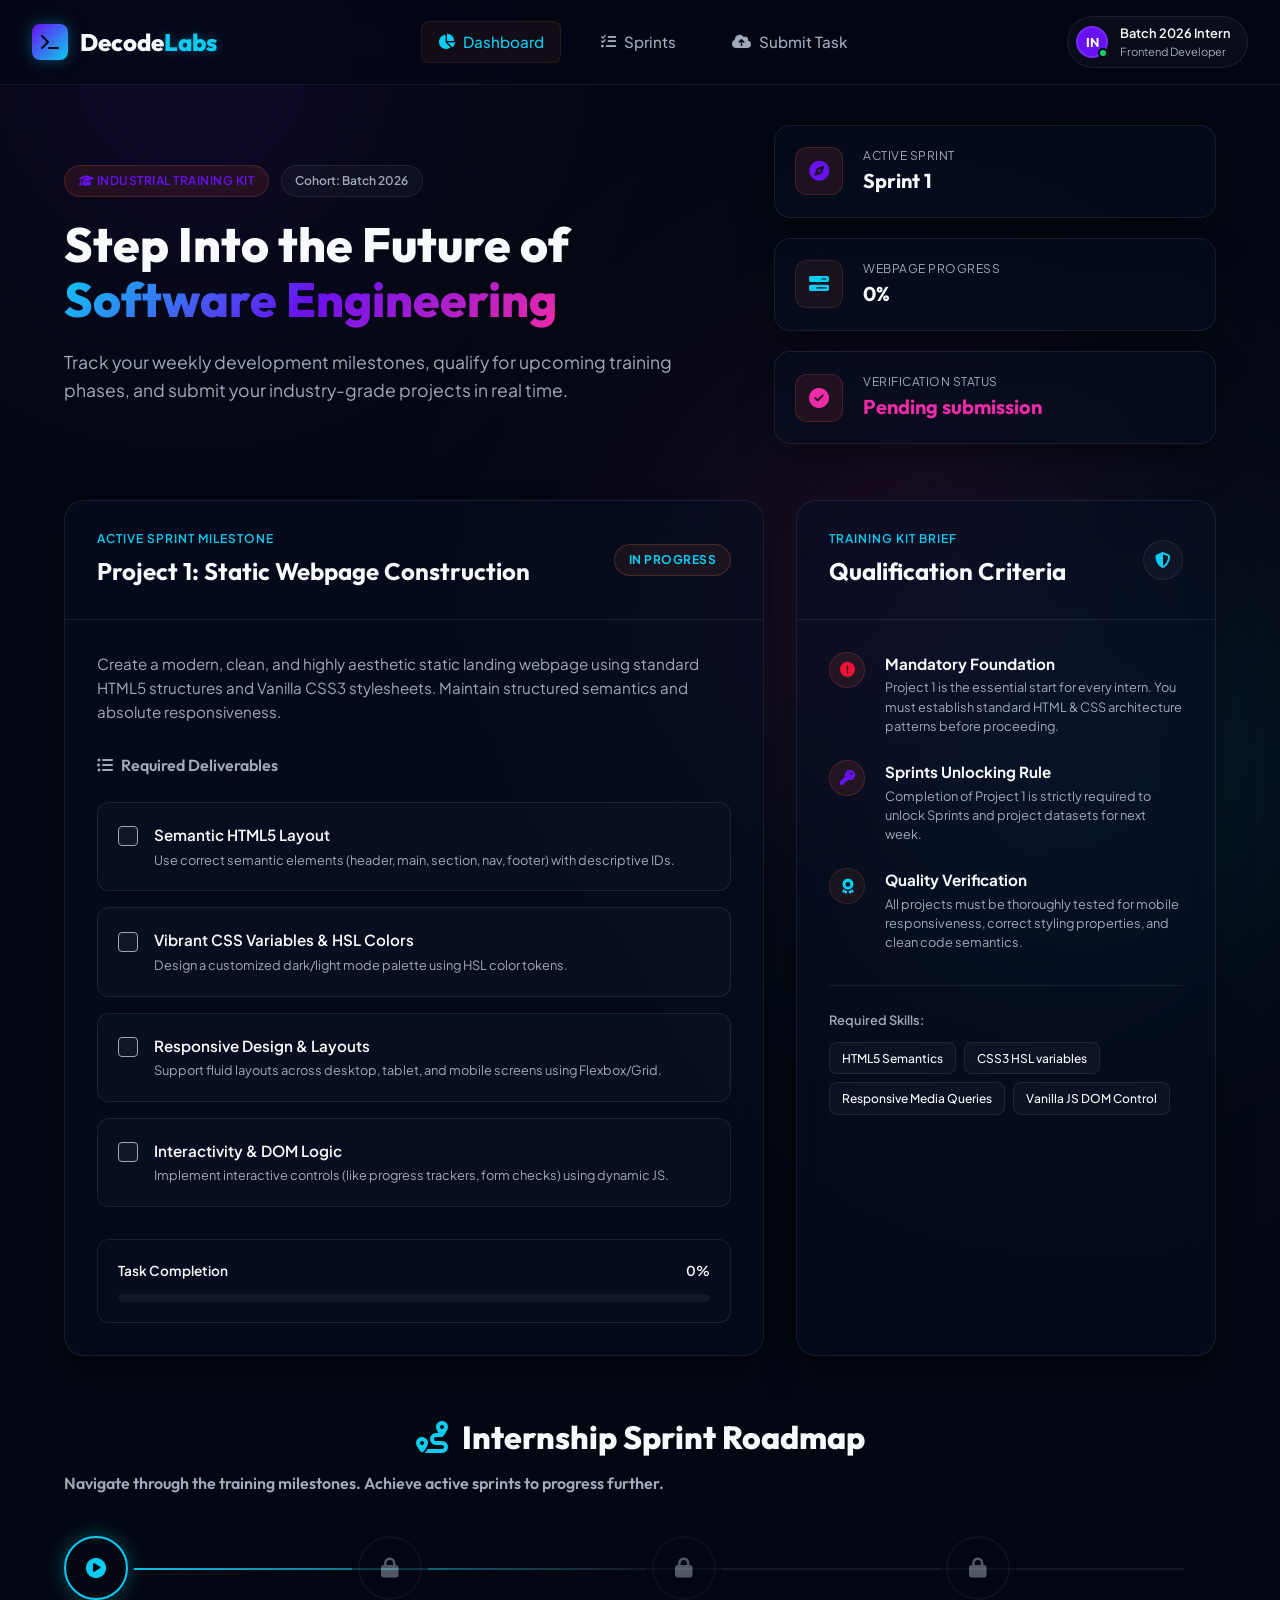
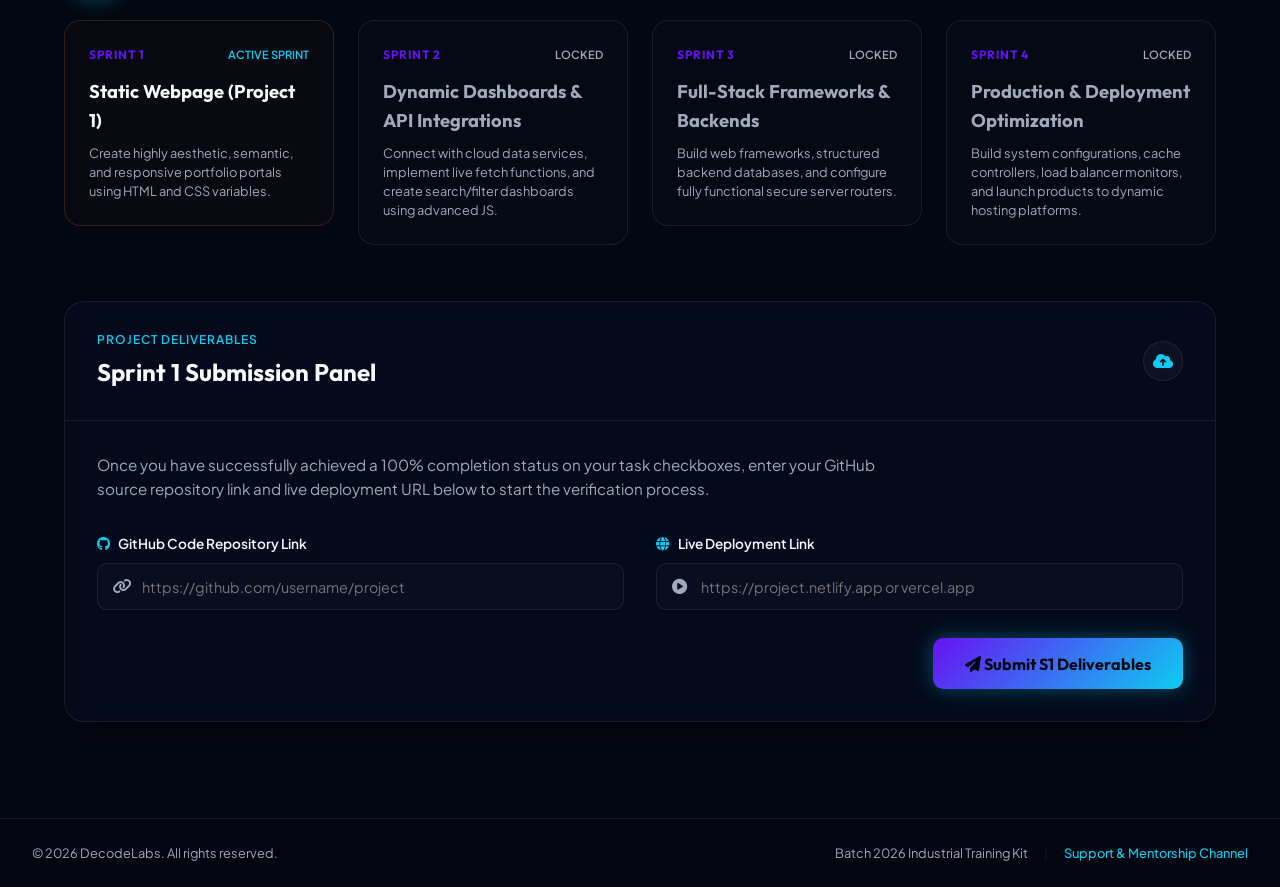
<file: index.html>
<!DOCTYPE html>
<html lang="en">
<head>
    <meta charset="UTF-8">
    <meta name="viewport" content="width=device-width, initial-scale=1.0">
    <meta name="description" content="DecodeLabs Industrial Training Portal. Track your frontend developer internship progress, complete Sprints, submit code repositories, and verify your qualification status.">
    <title>DecodeLabs | Intern Progress Portal & Sprint Dashboard</title>
    
    <link rel="preconnect" href="https://fonts.googleapis.com">
    <link rel="preconnect" href="https://fonts.gstatic.com" crossorigin>
    <link href="https://fonts.googleapis.com/css2?family=Outfit:wght@300;400;600;800&family=Plus+Jakarta+Sans:wght@300;400;500;600;700&display=swap" rel="stylesheet">
    
    <link rel="stylesheet" href="https://cdnjs.cloudflare.com/ajax/libs/font-awesome/6.4.0/css/all.min.css">
    
    <link rel="stylesheet" href="index.css">
</head>
<body>
    
    <div class="bg-glow bg-glow-1"></div>
    <div class="bg-glow bg-glow-2"></div>
    <div class="bg-glow bg-glow-3"></div>

    
    <header class="app-header">
        <div class="header-container">
            <a href="#" class="logo-link">
                <div class="logo-icon">
                    <i class="fa-solid fa-terminal"></i>
                </div>
                <span class="logo-text">Decode<span class="highlight">Labs</span></span>
            </a>
            
            <nav class="nav-menu">
                <a href="#dashboard" class="nav-item active"><i class="fa-solid fa-chart-pie"></i> Dashboard</a>
                <a href="#sprints" class="nav-item"><i class="fa-solid fa-list-check"></i> Sprints</a>
                <a href="#submit" class="nav-item"><i class="fa-solid fa-cloud-arrow-up"></i> Submit Task</a>
            </nav>

            <div class="profile-badge" id="profileBadge">
                <div class="avatar">
                    <span class="avatar-text">IN</span>
                    <span class="status-indicator"></span>
                </div>
                <div class="profile-info">
                    <span class="profile-name">Batch 2026 Intern</span>
                    <span class="profile-role">Frontend Developer</span>
                </div>
            </div>
        </div>
    </header>

    
    <main class="app-main">
        <div class="main-container">
            
            
            <section class="hero-section" id="dashboard">
                <div class="hero-content">
                    <div class="badge-row">
                        <span class="glowing-badge"><i class="fa-solid fa-graduation-cap"></i> Industrial Training Kit</span>
                        <span class="cohort-badge">Cohort: Batch 2026</span>
                    </div>
                    <h1 class="hero-title">Step Into the Future of <span class="gradient-text">Software Engineering</span></h1>
                    <p class="hero-subtitle">Track your weekly development milestones, qualify for upcoming training phases, and submit your industry-grade projects in real time.</p>
                </div>

                
                <div class="stats-overview">
                    <div class="stat-card">
                        <div class="stat-icon icon-violet">
                            <i class="fa-solid fa-compass"></i>
                        </div>
                        <div class="stat-details">
                            <span class="stat-label">Active Sprint</span>
                            <span class="stat-value">Sprint 1</span>
                        </div>
                    </div>
                    <div class="stat-card">
                        <div class="stat-icon icon-cyan">
                            <i class="fa-solid fa-bars-progress"></i>
                        </div>
                        <div class="stat-details">
                            <span class="stat-label">Webpage Progress</span>
                            <span class="stat-value" id="completionVal">0%</span>
                        </div>
                    </div>
                    <div class="stat-card">
                        <div class="stat-icon icon-pink">
                            <i class="fa-solid fa-circle-check"></i>
                        </div>
                        <div class="stat-details">
                            <span class="stat-label">Verification Status</span>
                            <span class="stat-value text-accent" id="verificationVal">Pending submission</span>
                        </div>
                    </div>
                </div>
            </section>

            
            <div class="dashboard-grid">
                
                
                <section class="card glass-card workboard-card">
                    <div class="card-header">
                        <div class="card-title-group">
                            <span class="card-subtitle">Active Sprint Milestone</span>
                            <h2 class="card-title">Project 1: Static Webpage Construction</h2>
                        </div>
                        <span class="sprint-status-tag tag-active">In Progress</span>
                    </div>
                    
                    <div class="card-body">
                        <p class="project-desc">Create a modern, clean, and highly aesthetic static landing webpage using standard HTML5 structures and Vanilla CSS3 stylesheets. Maintain structured semantics and absolute responsiveness.</p>
                        
                        
                        <div class="task-checklist">
                            <h3 class="section-subtitle"><i class="fa-solid fa-list-ul"></i> Required Deliverables</h3>
                            
                            <label class="checklist-item" id="task-label-1">
                                <input type="checkbox" class="task-checkbox" id="task-1">
                                <span class="custom-checkbox"></span>
                                <div class="task-text">
                                    <span class="task-title">Semantic HTML5 Layout</span>
                                    <span class="task-desc">Use correct semantic elements (header, main, section, nav, footer) with descriptive IDs.</span>
                                </div>
                            </label>

                            <label class="checklist-item" id="task-label-2">
                                <input type="checkbox" class="task-checkbox" id="task-2">
                                <span class="custom-checkbox"></span>
                                <div class="task-text">
                                    <span class="task-title">Vibrant CSS Variables & HSL Colors</span>
                                    <span class="task-desc">Design a customized dark/light mode palette using HSL color tokens.</span>
                                </div>
                            </label>

                            <label class="checklist-item" id="task-label-3">
                                <input type="checkbox" class="task-checkbox" id="task-3">
                                <span class="custom-checkbox"></span>
                                <div class="task-text">
                                    <span class="task-title">Responsive Design & Layouts</span>
                                    <span class="task-desc">Support fluid layouts across desktop, tablet, and mobile screens using Flexbox/Grid.</span>
                                </div>
                            </label>

                            <label class="checklist-item" id="task-label-4">
                                <input type="checkbox" class="task-checkbox" id="task-4">
                                <span class="custom-checkbox"></span>
                                <div class="task-text">
                                    <span class="task-title">Interactivity & DOM Logic</span>
                                    <span class="task-desc">Implement interactive controls (like progress trackers, form checks) using dynamic JS.</span>
                                </div>
                            </label>
                        </div>

                        
                        <div class="progress-bar-container">
                            <div class="progress-info">
                                <span>Task Completion</span>
                                <span id="progressPercent">0%</span>
                            </div>
                            <div class="progress-track">
                                <div class="progress-fill" id="progressBarFill" style="width: 0%"></div>
                            </div>
                        </div>
                    </div>
                </section>

                
                <section class="card glass-card guidelines-card">
                    <div class="card-header">
                        <div class="card-title-group">
                            <span class="card-subtitle">Training Kit Brief</span>
                            <h2 class="card-title">Qualification Criteria</h2>
                        </div>
                        <span class="card-icon-badge"><i class="fa-solid fa-shield-halved"></i></span>
                    </div>

                    <div class="card-body">
                        <div class="guideline-list">
                            <div class="guideline-item">
                                <div class="guide-bullet bullet-red">
                                    <i class="fa-solid fa-circle-exclamation"></i>
                                </div>
                                <div class="guide-content">
                                    <h4 class="guide-title">Mandatory Foundation</h4>
                                    <p class="guide-text">Project 1 is the essential start for every intern. You must establish standard HTML & CSS architecture patterns before proceeding.</p>
                                </div>
                            </div>

                            <div class="guideline-item">
                                <div class="guide-bullet bullet-violet">
                                    <i class="fa-solid fa-key"></i>
                                </div>
                                <div class="guide-content">
                                    <h4 class="guide-title">Sprints Unlocking Rule</h4>
                                    <p class="guide-text">Completion of Project 1 is strictly required to unlock Sprints and project datasets for next week.</p>
                                </div>
                            </div>

                            <div class="guideline-item">
                                <div class="guide-bullet bullet-cyan">
                                    <i class="fa-solid fa-award"></i>
                                </div>
                                <div class="guide-content">
                                    <h4 class="guide-title">Quality Verification</h4>
                                    <p class="guide-text">All projects must be thoroughly tested for mobile responsiveness, correct styling properties, and clean code semantics.</p>
                                </div>
                            </div>
                        </div>

                        <div class="skills-tag-cloud">
                            <span class="skills-label">Required Skills:</span>
                            <div class="tags">
                                <span class="tag">HTML5 Semantics</span>
                                <span class="tag">CSS3 HSL variables</span>
                                <span class="tag">Responsive Media Queries</span>
                                <span class="tag">Vanilla JS DOM Control</span>
                            </div>
                        </div>
                    </div>
                </section>

            </div>

            
            <section class="sprint-roadmap-section" id="sprints">
                <div class="section-header">
                    <h2 class="section-title"><i class="fa-solid fa-route"></i> Internship Sprint Roadmap</h2>
                    <p class="section-subtitle">Navigate through the training milestones. Achieve active sprints to progress further.</p>
                </div>

                <div class="roadmap-timeline">
                    
                    <div class="timeline-node active">
                        <div class="node-indicator">
                            <i class="fa-solid fa-circle-play pulse-animation"></i>
                        </div>
                        <div class="node-content">
                            <div class="node-header">
                                <span class="node-tag">Sprint 1</span>
                                <span class="node-status text-cyan">Active Sprint</span>
                            </div>
                            <h3 class="node-title">Static Webpage (Project 1)</h3>
                            <p class="node-desc">Create highly aesthetic, semantic, and responsive portfolio portals using HTML and CSS variables.</p>
                        </div>
                    </div>

                    
                    <div class="timeline-node locked">
                        <div class="node-indicator">
                            <i class="fa-solid fa-lock"></i>
                        </div>
                        <div class="node-content">
                            <div class="node-header">
                                <span class="node-tag">Sprint 2</span>
                                <span class="node-status text-muted">Locked</span>
                            </div>
                            <h3 class="node-title">Dynamic Dashboards & API Integrations</h3>
                            <p class="node-desc">Connect with cloud data services, implement live fetch functions, and create search/filter dashboards using advanced JS.</p>
                        </div>
                    </div>

                    
                    <div class="timeline-node locked">
                        <div class="node-indicator">
                            <i class="fa-solid fa-lock"></i>
                        </div>
                        <div class="node-content">
                            <div class="node-header">
                                <span class="node-tag">Sprint 3</span>
                                <span class="node-status text-muted">Locked</span>
                            </div>
                            <h3 class="node-title">Full-Stack Frameworks & Backends</h3>
                            <p class="node-desc">Build web frameworks, structured backend databases, and configure fully functional secure server routers.</p>
                        </div>
                    </div>

                    
                    <div class="timeline-node locked">
                        <div class="node-indicator">
                            <i class="fa-solid fa-lock"></i>
                        </div>
                        <div class="node-content">
                            <div class="node-header">
                                <span class="node-tag">Sprint 4</span>
                                <span class="node-status text-muted">Locked</span>
                            </div>
                            <h3 class="node-title">Production & Deployment Optimization</h3>
                            <p class="node-desc">Build system configurations, cache controllers, load balancer monitors, and launch products to dynamic hosting platforms.</p>
                        </div>
                    </div>
                </div>
            </section>

            
            <section class="card glass-card submission-card" id="submit">
                <div class="card-header">
                    <div class="card-title-group">
                        <span class="card-subtitle">Project Deliverables</span>
                        <h2 class="card-title">Sprint 1 Submission Panel</h2>
                    </div>
                    <span class="card-icon-badge color-cyan"><i class="fa-solid fa-cloud-arrow-up"></i></span>
                </div>

                <div class="card-body">
                    <p class="submission-desc">Once you have successfully achieved a 100% completion status on your task checkboxes, enter your GitHub source repository link and live deployment URL below to start the verification process.</p>
                    
                    <form id="submissionForm" class="submission-form" novalidate>
                        <div class="form-row">
                            <div class="form-group">
                                <label for="repoLink" class="form-label"><i class="fa-brands fa-github"></i> GitHub Code Repository Link</label>
                                <div class="input-wrapper">
                                    <input type="url" id="repoLink" class="form-input" placeholder="https://github.com/username/project" required>
                                    <i class="fa-solid fa-link input-icon"></i>
                                </div>
                                <span class="error-msg" id="repoError">Please enter a valid GitHub repository URL.</span>
                            </div>

                            <div class="form-group">
                                <label for="liveLink" class="form-label"><i class="fa-solid fa-globe"></i> Live Deployment Link</label>
                                <div class="input-wrapper">
                                    <input type="url" id="liveLink" class="form-input" placeholder="https://project.netlify.app or vercel.app" required>
                                    <i class="fa-solid fa-circle-play input-icon"></i>
                                </div>
                                <span class="error-msg" id="liveError">Please enter a valid deployment URL (e.g. Netlify, Vercel, GitHub Pages).</span>
                            </div>
                        </div>

                        <div class="button-row">
                            <button type="submit" class="submit-btn" id="submitBtn">
                                <span class="btn-text"><i class="fa-solid fa-paper-plane"></i> Submit S1 Deliverables</span>
                                <span class="spinner"><i class="fa-solid fa-spinner fa-spin"></i></span>
                            </button>
                        </div>
                    </form>
                </div>
            </section>

        </div>
    </main>

    
    <div class="modal-backdrop" id="successModal">
        <div class="modal-content glass-card">
            <div class="modal-icon">
                <i class="fa-solid fa-circle-check"></i>
            </div>
            <h3 class="modal-title">Submission Successful!</h3>
            <p class="modal-desc">Your Sprint 1 project deliverables have been successfully logged in the system. The verification board has unlocked Project 2 for review.</p>
            <div class="modal-details">
                <p><strong>GitHub Repo:</strong> <span id="modalRepoText">-</span></p>
                <p><strong>Deployment:</strong> <span id="modalLiveText">-</span></p>
            </div>
            <button class="modal-close-btn" id="modalCloseBtn">Return to Dashboard</button>
        </div>
    </div>

    
    <footer class="app-footer">
        <div class="footer-container">
            <p class="footer-copy">&copy; 2026 DecodeLabs. All rights reserved.</p>
            <div class="footer-meta">
                <span>Batch 2026 Industrial Training Kit</span>
                <span class="separator">|</span>
                <a href="#" class="footer-link">Support & Mentorship Channel</a>
            </div>
        </div>
    </footer>

    
    <script src="index.js"></script>
</body>
</html>
</file>
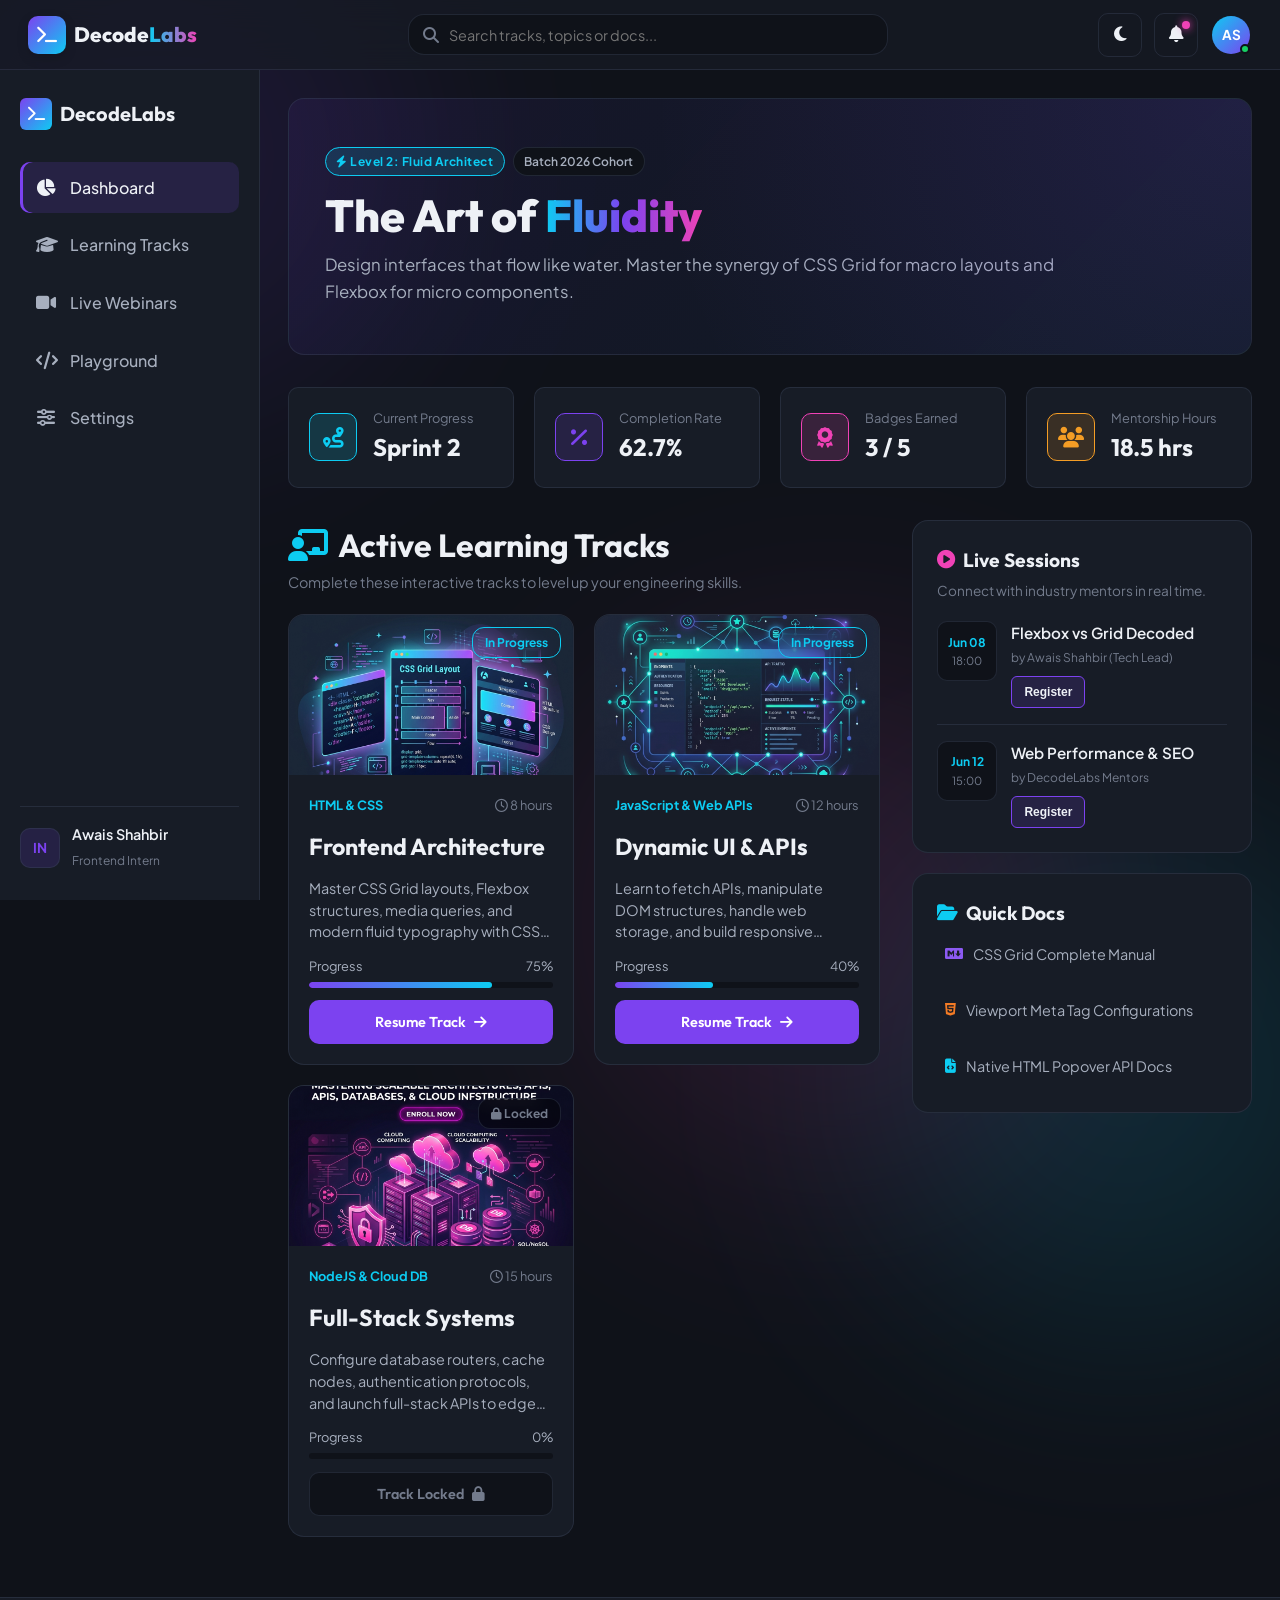
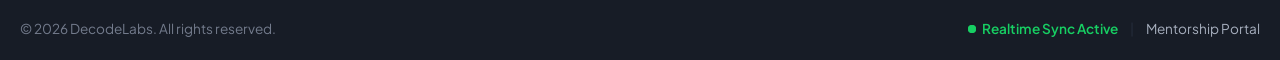
<file: week2-project/index.html>
<!DOCTYPE html>
<html lang="en">
<head>
    <meta charset="UTF-8">
    <meta name="viewport" content="width=device-width, initial-scale=1.0">
    <meta name="description" content="DecodeLabs Developer Learning Portal. Master modern frontend layouts, APIs, and backend architectures through responsive interactive dashboards.">
    <title>DecodeLabs | Developer Learning Portal & Dashboard</title>
    
    <link rel="preconnect" href="https://fonts.googleapis.com">
    <link rel="preconnect" href="https://fonts.gstatic.com" crossorigin>
    <link href="https://fonts.googleapis.com/css2?family=Outfit:wght@300;400;500;600;700;800&family=Plus+Jakarta+Sans:wght@300;400;500;600;700&display=swap" rel="stylesheet">
    
    <link rel="stylesheet" href="https://cdnjs.cloudflare.com/ajax/libs/font-awesome/6.4.0/css/all.min.css">
    
    <link rel="stylesheet" href="index.css">
</head>
<body>

    <div class="bg-glow bg-glow-1"></div>
    <div class="bg-glow bg-glow-2"></div>
    <div class="bg-glow bg-glow-3"></div>

    <div class="app-layout">
        <header class="app-header">
            <div class="header-left">
                <button class="mobile-menu-trigger" popovertarget="sidebar-menu" aria-label="Toggle Navigation Menu">
                    <i class="fa-solid fa-bars"></i>
                </button>
                
                <a href="#" class="logo-link">
                    <div class="logo-icon">
                        <i class="fa-solid fa-terminal"></i>
                    </div>
                    <span class="logo-text">Decode<span class="highlight">Labs</span></span>
                </a>
            </div>

            <div class="header-center">
                <div class="search-bar">
                    <i class="fa-solid fa-magnifying-glass search-icon"></i>
                    <input type="text" placeholder="Search tracks, topics or docs..." aria-label="Search dashboard">
                </div>
            </div>

            <div class="header-right">
                <button class="icon-btn theme-toggle" id="themeToggle" aria-label="Toggle theme mode">
                    <i class="fa-solid fa-moon"></i>
                </button>
                <div class="notification-badge-wrapper">
                    <button class="icon-btn" aria-label="Notifications">
                        <i class="fa-solid fa-bell"></i>
                    </button>
                    <span class="notification-indicator"></span>
                </div>
                
                <div class="user-badge" id="profileBadge">
                    <div class="avatar">
                        <span class="avatar-text">AS</span>
                        <span class="status-indicator"></span>
                    </div>
                </div>
            </div>
        </header>

        <aside id="sidebar-menu" popover="auto" class="app-sidebar">
            <div class="sidebar-header">
                <div class="logo-icon-sidebar">
                    <i class="fa-solid fa-terminal"></i>
                </div>
                <span class="logo-text-sidebar">Decode<span class="highlight">Labs</span></span>
                <button class="close-popover-btn" popovertarget="sidebar-menu" popovertargetaction="hide" aria-label="Close Menu">
                    <i class="fa-solid fa-xmark"></i>
                </button>
            </div>

            <nav class="sidebar-nav">
                <a href="#dashboard" class="nav-item active"><i class="fa-solid fa-chart-pie"></i> <span>Dashboard</span></a>
                <a href="#tracks" class="nav-item"><i class="fa-solid fa-graduation-cap"></i> <span>Learning Tracks</span></a>
                <a href="#webinars" class="nav-item"><i class="fa-solid fa-video"></i> <span>Live Webinars</span></a>
                <a href="#playground" class="nav-item"><i class="fa-solid fa-code"></i> <span>Playground</span></a>
                <a href="#settings" class="nav-item"><i class="fa-solid fa-sliders"></i> <span>Settings</span></a>
            </nav>

            <div class="sidebar-footer">
                <div class="user-profile-card">
                    <div class="profile-avatar">
                        <span class="profile-avatar-text">IN</span>
                    </div>
                    <div class="profile-details">
                        <h4 class="profile-name">Awais Shahbir</h4>
                        <span class="profile-role">Frontend Intern</span>
                    </div>
                </div>
            </div>
        </aside>

        <main class="app-main">
            <section class="dashboard-hero">
                <div class="hero-content">
                    <div class="badge-row">
                        <span class="glowing-badge"><i class="fa-solid fa-bolt"></i> Level 2: Fluid Architect</span>
                        <span class="cohort-badge">Batch 2026 Cohort</span>
                    </div>
                    <h1 class="hero-title">The Art of <span class="gradient-text">Fluidity</span></h1>
                    <p class="hero-subtitle">Design interfaces that flow like water. Master the synergy of CSS Grid for macro layouts and Flexbox for micro components.</p>
                </div>
            </section>

            <section class="stats-grid">
                <div class="stat-card card-glow-cyan">
                    <div class="stat-icon-wrapper cyan-accent">
                        <i class="fa-solid fa-route"></i>
                    </div>
                    <div class="stat-info">
                        <span class="stat-label">Current Progress</span>
                        <h3 class="stat-value">Sprint 2</h3>
                    </div>
                </div>

                <div class="stat-card card-glow-purple">
                    <div class="stat-icon-wrapper purple-accent">
                        <i class="fa-solid fa-percent"></i>
                    </div>
                    <div class="stat-info">
                        <span class="stat-label">Completion Rate</span>
                        <h3 class="stat-value">62.7%</h3>
                    </div>
                </div>

                <div class="stat-card card-glow-pink">
                    <div class="stat-icon-wrapper pink-accent">
                        <i class="fa-solid fa-award"></i>
                    </div>
                    <div class="stat-info">
                        <span class="stat-label">Badges Earned</span>
                        <h3 class="stat-value">3 / 5</h3>
                    </div>
                </div>

                <div class="stat-card card-glow-orange">
                    <div class="stat-icon-wrapper orange-accent">
                        <i class="fa-solid fa-users"></i>
                    </div>
                    <div class="stat-info">
                        <span class="stat-label">Mentorship Hours</span>
                        <h3 class="stat-value">18.5 hrs</h3>
                    </div>
                </div>
            </section>

            <div class="content-dashboard-grid">
                <section class="main-content-section" id="tracks">
                    <div class="section-header">
                        <h2 class="section-title"><i class="fa-solid fa-chalkboard-user"></i> Active Learning Tracks</h2>
                        <p class="section-subtitle">Complete these interactive tracks to level up your engineering skills.</p>
                    </div>

                    <div class="tracks-card-container">
                        <article class="course-card">
                            <div class="card-image-wrapper">
                                <img src="assets/course-frontend.png" alt="Frontend Architecture Course Cover" class="card-image" loading="lazy">
                                <span class="card-badge badge-active">In Progress</span>
                            </div>
                            <div class="card-body">
                                <div class="card-meta">
                                    <span class="card-tag">HTML & CSS</span>
                                    <span class="card-duration"><i class="fa-regular fa-clock"></i> 8 hours</span>
                                </div>
                                <h3 class="card-title">Frontend Architecture</h3>
                                <p class="card-description">Master CSS Grid layouts, Flexbox structures, media queries, and modern fluid typography with CSS clamp.</p>
                                
                                <div class="card-progress-section">
                                    <div class="progress-labels">
                                        <span>Progress</span>
                                        <span>75%</span>
                                    </div>
                                    <div class="progress-bar">
                                        <div class="progress-fill" style="width: 75%"></div>
                                    </div>
                                </div>

                                <button class="card-btn btn-primary" aria-label="Resume Frontend Architecture track">
                                    <span>Resume Track</span>
                                    <i class="fa-solid fa-arrow-right"></i>
                                </button>
                            </div>
                        </article>

                        <article class="course-card">
                            <div class="card-image-wrapper">
                                <img src="assets/course-apis.png" alt="Dynamic UI & APIs Course Cover" class="card-image" loading="lazy">
                                <span class="card-badge badge-active">In Progress</span>
                            </div>
                            <div class="card-body">
                                <div class="card-meta">
                                    <span class="card-tag">JavaScript & Web APIs</span>
                                    <span class="card-duration"><i class="fa-regular fa-clock"></i> 12 hours</span>
                                </div>
                                <h3 class="card-title">Dynamic UI & APIs</h3>
                                <p class="card-description">Learn to fetch APIs, manipulate DOM structures, handle web storage, and build responsive asynchronous interfaces.</p>
                                
                                <div class="card-progress-section">
                                    <div class="progress-labels">
                                        <span>Progress</span>
                                        <span>40%</span>
                                    </div>
                                    <div class="progress-bar">
                                        <div class="progress-fill" style="width: 40%"></div>
                                    </div>
                                </div>

                                <button class="card-btn btn-primary" aria-label="Resume Dynamic UI & APIs track">
                                    <span>Resume Track</span>
                                    <i class="fa-solid fa-arrow-right"></i>
                                </button>
                            </div>
                        </article>

                        <article class="course-card">
                            <div class="card-image-wrapper">
                                <img src="assets/course-backend.png" alt="Full-Stack Systems Course Cover" class="card-image" loading="lazy">
                                <span class="card-badge badge-locked"><i class="fa-solid fa-lock"></i> Locked</span>
                            </div>
                            <div class="card-body">
                                <div class="card-meta">
                                    <span class="card-tag">NodeJS & Cloud DB</span>
                                    <span class="card-duration"><i class="fa-regular fa-clock"></i> 15 hours</span>
                                </div>
                                <h3 class="card-title">Full-Stack Systems</h3>
                                <p class="card-description">Configure database routers, cache nodes, authentication protocols, and launch full-stack APIs to edge servers.</p>
                                
                                <div class="card-progress-section">
                                    <div class="progress-labels">
                                        <span>Progress</span>
                                        <span>0%</span>
                                    </div>
                                    <div class="progress-bar">
                                        <div class="progress-fill" style="width: 0%"></div>
                                    </div>
                                </div>

                                <button class="card-btn btn-secondary" disabled aria-label="Full-Stack Systems track is locked">
                                    <span>Track Locked</span>
                                    <i class="fa-solid fa-lock"></i>
                                </button>
                            </div>
                        </article>
                    </div>
                </section>

                <section class="side-content-panel" id="webinars">
                    <div class="panel-card glass-panel">
                        <h3 class="panel-title"><i class="fa-solid fa-circle-play text-accent"></i> Live Sessions</h3>
                        <p class="panel-subtitle">Connect with industry mentors in real time.</p>
                        
                        <div class="webinar-list">
                            <div class="webinar-item">
                                <div class="webinar-time">
                                    <span class="date">Jun 08</span>
                                    <span class="time">18:00</span>
                                </div>
                                <div class="webinar-details">
                                    <h4 class="webinar-title">Flexbox vs Grid Decoded</h4>
                                    <span class="mentor">by Awais Shahbir (Tech Lead)</span>
                                    <button class="join-btn" aria-label="Join Webinar: Flexbox vs Grid Decoded">Register</button>
                                </div>
                            </div>

                            <div class="webinar-item">
                                <div class="webinar-time">
                                    <span class="date">Jun 12</span>
                                    <span class="time">15:00</span>
                                </div>
                                <div class="webinar-details">
                                    <h4 class="webinar-title">Web Performance & SEO</h4>
                                    <span class="mentor">by DecodeLabs Mentors</span>
                                    <button class="join-btn" aria-label="Join Webinar: Web Performance & SEO">Register</button>
                                </div>
                            </div>
                        </div>
                    </div>

                    <div class="panel-card glass-panel resources-panel">
                        <h3 class="panel-title"><i class="fa-solid fa-folder-open text-cyan"></i> Quick Docs</h3>
                        <div class="doc-links">
                            <a href="https://developer.mozilla.org/en-US/docs/Web/CSS/CSS_Grid_Layout" target="_blank" rel="noopener" class="doc-link">
                                <i class="fa-brands fa-markdown text-purple"></i> CSS Grid Complete Manual
                            </a>
                            <a href="https://developer.mozilla.org/en-US/docs/Web/HTML/Viewport_meta_tag" target="_blank" rel="noopener" class="doc-link">
                                <i class="fa-brands fa-html5 text-orange"></i> Viewport Meta Tag Configurations
                            </a>
                            <a href="https://developer.mozilla.org/en-US/docs/Web/API/Popover_API" target="_blank" rel="noopener" class="doc-link">
                                <i class="fa-solid fa-file-code text-cyan"></i> Native HTML Popover API Docs
                            </a>
                        </div>
                    </div>
                </section>
            </div>
        </main>

        <footer class="app-footer">
            <div class="footer-container">
                <p class="footer-copy">&copy; 2026 DecodeLabs. All rights reserved.</p>
                <div class="footer-meta">
                    <span class="badge-online"><span class="pulse-indicator"></span> Realtime Sync Active</span>
                    <span class="separator">|</span>
                    <a href="#" class="footer-link">Mentorship Portal</a>
                </div>
            </div>
        </footer>
    </div>

    <script src="index.js"></script>
</body>
</html>
</file>
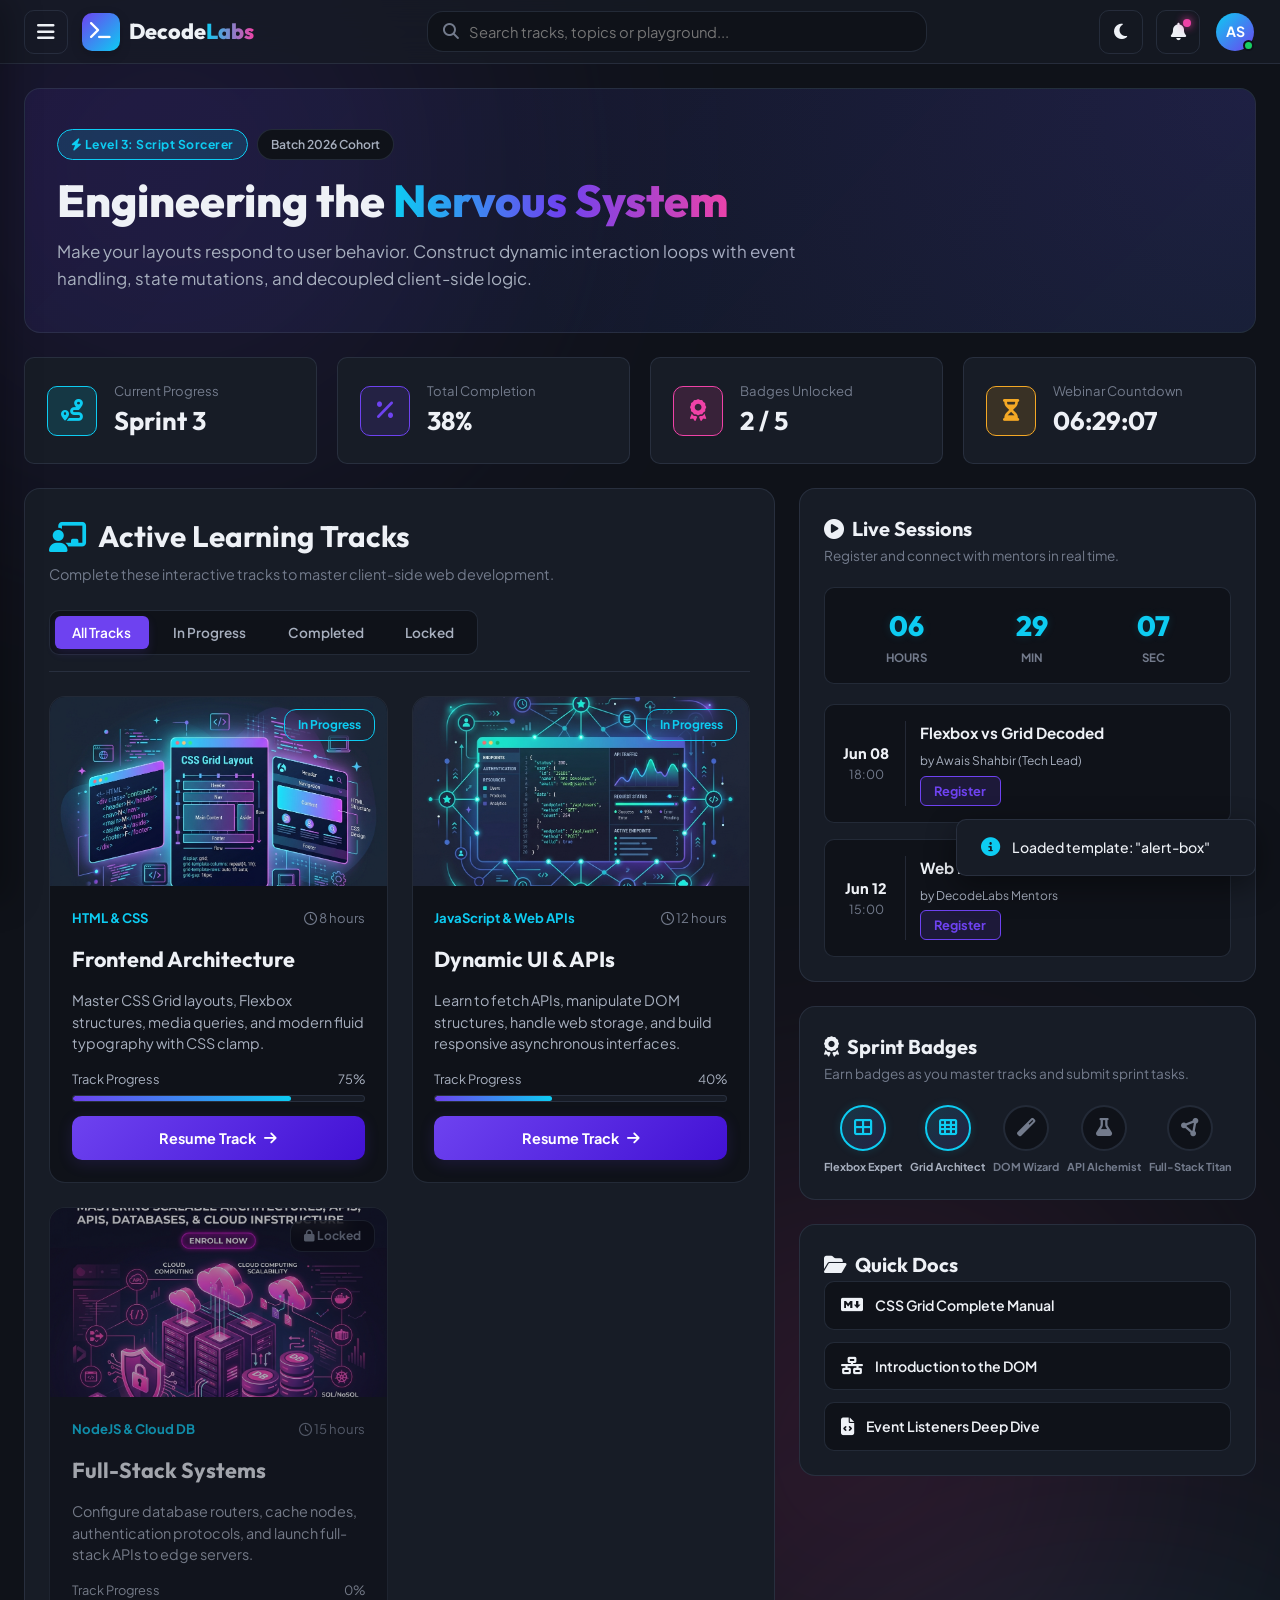
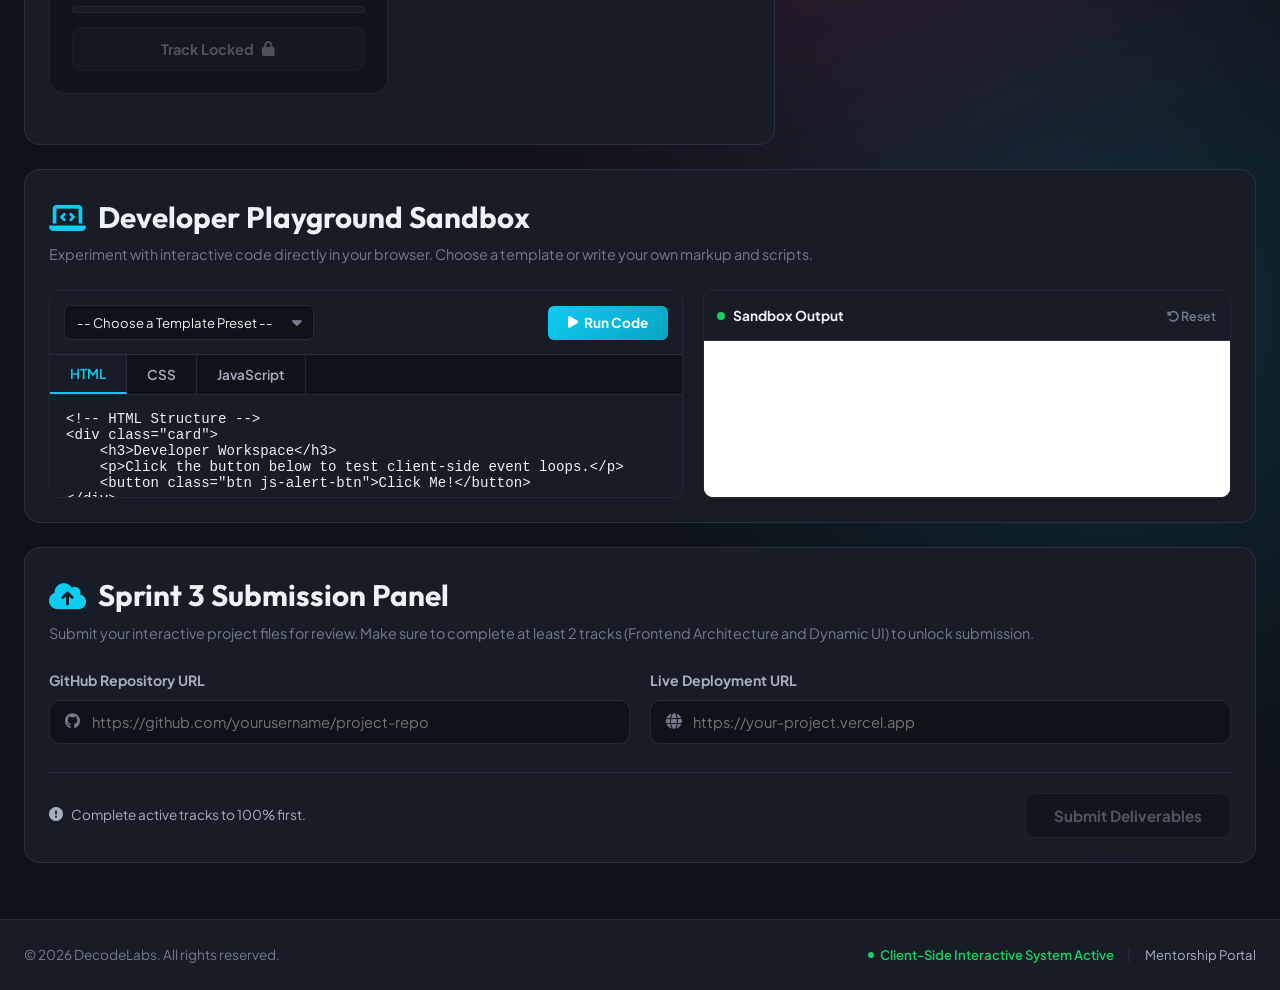
<file: week3-project/index.html>
<!DOCTYPE html>
<html lang="en" data-theme="dark">
<head>
    <meta charset="UTF-8">
    <meta name="viewport" content="width=device-width, initial-scale=1.0">
    <meta name="description" content="DecodeLabs Developer Learning Portal. Master modern frontend layouts, APIs, and client-side logic through responsive interactive dashboards and custom sandboxes.">
    <title>DecodeLabs | Interactive Developer Portal</title>
    
    <link rel="preconnect" href="https://fonts.googleapis.com">
    <link rel="preconnect" href="https://fonts.gstatic.com" crossorigin>
    <link href="https://fonts.googleapis.com/css2?family=Outfit:wght@300;400;500;600;700;800&family=Plus+Jakarta+Sans:wght@300;400;500;600;700&display=swap" rel="stylesheet">
    
    <link rel="stylesheet" href="https://cdnjs.cloudflare.com/ajax/libs/font-awesome/6.4.0/css/all.min.css">
    
    <link rel="stylesheet" href="index.css">
</head>
<body>

    <!-- Ambient glowing backdrops -->
    <div class="bg-glow bg-glow-1"></div>
    <div class="bg-glow bg-glow-2"></div>
    <div class="bg-glow bg-glow-3"></div>

    <div class="app-layout">
        <!-- HEADER UNIT -->
        <header class="app-header">
            <div class="header-left">
                <button class="mobile-menu-trigger js-sidebar-trigger" popovertarget="sidebar-menu" aria-label="Toggle Navigation Menu">
                    <i class="fa-solid fa-bars"></i>
                </button>
                
                <a href="#" class="logo-link">
                    <div class="logo-icon">
                        <i class="fa-solid fa-terminal"></i>
                    </div>
                    <span class="logo-text">Decode<span class="highlight">Labs</span></span>
                </a>
            </div>

            <div class="header-center">
                <div class="search-bar">
                    <i class="fa-solid fa-magnifying-glass search-icon"></i>
                    <input type="text" class="js-track-search" placeholder="Search tracks, topics or playground..." aria-label="Search dashboard">
                </div>
            </div>

            <div class="header-right">
                <button class="icon-btn theme-toggle js-theme-toggle" id="themeToggle" aria-label="Toggle theme mode">
                    <i class="fa-solid fa-moon"></i>
                </button>
                
                <div class="notification-badge-wrapper">
                    <button class="icon-btn js-notification-trigger" id="notificationBtn" aria-label="Notifications">
                        <i class="fa-solid fa-bell"></i>
                    </button>
                    <span class="notification-indicator js-notification-indicator"></span>
                    
                    <!-- Notifications Dropdown -->
                    <div class="notifications-dropdown js-notifications-dropdown" id="notificationsDropdown">
                        <div class="dropdown-header">
                            <h4>Notifications</h4>
                            <button class="js-mark-read-btn">Mark all as read</button>
                        </div>
                        <div class="dropdown-list js-notifications-list">
                            <!-- Injected dynamically -->
                        </div>
                    </div>
                </div>
                
                <div class="user-badge js-profile-badge" id="profileBadge">
                    <div class="avatar">
                        <span class="avatar-text">AS</span>
                        <span class="status-indicator"></span>
                    </div>
                </div>
            </div>
        </header>

        <!-- POPOVER SIDEBAR NAV -->
        <aside id="sidebar-menu" popover="auto" class="app-sidebar js-app-sidebar">
            <div class="sidebar-header">
                <div class="logo-icon-sidebar">
                    <i class="fa-solid fa-terminal"></i>
                </div>
                <span class="logo-text-sidebar">Decode<span class="highlight">Labs</span></span>
                <button class="close-popover-btn" popovertarget="sidebar-menu" popovertargetaction="hide" aria-label="Close Menu">
                    <i class="fa-solid fa-xmark"></i>
                </button>
            </div>

            <nav class="sidebar-nav">
                <a href="#dashboard" class="nav-item active js-nav-item"><i class="fa-solid fa-chart-pie"></i> <span>Dashboard</span></a>
                <a href="#tracks-section" class="nav-item js-nav-item"><i class="fa-solid fa-graduation-cap"></i> <span>Learning Tracks</span></a>
                <a href="#sandbox-section" class="nav-item js-nav-item"><i class="fa-solid fa-code"></i> <span>Playground</span></a>
                <a href="#webinars-section" class="nav-item js-nav-item"><i class="fa-solid fa-video"></i> <span>Live Webinars</span></a>
                <a href="#achievements-section" class="nav-item js-nav-item"><i class="fa-solid fa-award"></i> <span>Achievements</span></a>
            </nav>

            <div class="sidebar-footer">
                <div class="user-profile-card">
                    <div class="profile-avatar">
                        <span class="profile-avatar-text">IN</span>
                    </div>
                    <div class="profile-details">
                        <h4 class="profile-name">Awais Shahbir</h4>
                        <span class="profile-role">Frontend Intern</span>
                    </div>
                </div>
            </div>
        </aside>

        <!-- MAIN SECTION -->
        <main class="app-main">
            <!-- HERO BANNER -->
            <section class="dashboard-hero" id="dashboard">
                <div class="hero-content">
                    <div class="badge-row">
                        <span class="glowing-badge"><i class="fa-solid fa-bolt"></i> Level 3: Script Sorcerer</span>
                        <span class="cohort-badge">Batch 2026 Cohort</span>
                    </div>
                    <h1 class="hero-title">Engineering the <span class="gradient-text">Nervous System</span></h1>
                    <p class="hero-subtitle">Make your layouts respond to user behavior. Construct dynamic interaction loops with event handling, state mutations, and decoupled client-side logic.</p>
                </div>
            </section>

            <!-- STATS ROW -->
            <section class="stats-grid">
                <div class="stat-card card-glow-cyan">
                    <div class="stat-icon-wrapper cyan-accent">
                        <i class="fa-solid fa-route"></i>
                    </div>
                    <div class="stat-info">
                        <span class="stat-label">Current Progress</span>
                        <h3 class="stat-value js-progress-sprint">Sprint 3</h3>
                    </div>
                </div>

                <div class="stat-card card-glow-purple">
                    <div class="stat-icon-wrapper purple-accent">
                        <i class="fa-solid fa-percent"></i>
                    </div>
                    <div class="stat-info">
                        <span class="stat-label">Total Completion</span>
                        <h3 class="stat-value js-total-completion-label">0%</h3>
                    </div>
                </div>

                <div class="stat-card card-glow-pink">
                    <div class="stat-icon-wrapper pink-accent">
                        <i class="fa-solid fa-award"></i>
                    </div>
                    <div class="stat-info">
                        <span class="stat-label">Badges Unlocked</span>
                        <h3 class="stat-value js-badges-earned-label">2 / 5</h3>
                    </div>
                </div>

                <div class="stat-card card-glow-orange">
                    <div class="stat-icon-wrapper orange-accent">
                        <i class="fa-solid fa-hourglass-half"></i>
                    </div>
                    <div class="stat-info">
                        <span class="stat-label">Webinar Countdown</span>
                        <h3 class="stat-value js-webinar-countdown-short">00:00:00</h3>
                    </div>
                </div>
            </section>

            <!-- DASHBOARD GRID -->
            <div class="content-dashboard-grid">
                
                <!-- CONTENT BLOCK A: ACTIVE LEARNING TRACKS -->
                <section class="main-content-section" id="tracks-section">
                    <div class="section-header">
                        <h2 class="section-title"><i class="fa-solid fa-chalkboard-user"></i> Active Learning Tracks</h2>
                        <p class="section-subtitle">Complete these interactive tracks to master client-side web development.</p>
                    </div>

                    <!-- Category Filters & Search -->
                    <div class="filter-controls">
                        <div class="filter-tabs">
                            <button class="filter-btn is-active js-filter-tab" data-filter="all">All Tracks</button>
                            <button class="filter-btn js-filter-tab" data-filter="in-progress">In Progress</button>
                            <button class="filter-btn js-filter-tab" data-filter="completed">Completed</button>
                            <button class="filter-btn js-filter-tab" data-filter="locked">Locked</button>
                        </div>
                    </div>

                    <div class="tracks-card-container js-tracks-container">
                        <!-- Card 1: Frontend Architecture -->
                        <article class="course-card js-track-card" data-track-id="frontend" data-status="in-progress">
                            <div class="card-image-wrapper">
                                <img src="assets/course-frontend.png" alt="Frontend Architecture Course Cover" class="card-image" loading="lazy">
                                <span class="card-badge badge-active js-card-badge">In Progress</span>
                            </div>
                            <div class="card-body">
                                <div class="card-meta">
                                    <span class="card-tag">HTML & CSS</span>
                                    <span class="card-duration"><i class="fa-regular fa-clock"></i> 8 hours</span>
                                </div>
                                <h3 class="card-title">Frontend Architecture</h3>
                                <p class="card-description">Master CSS Grid layouts, Flexbox structures, media queries, and modern fluid typography with CSS clamp.</p>
                                
                                <div class="card-progress-section">
                                    <div class="progress-labels">
                                        <span>Track Progress</span>
                                        <span class="js-progress-percent">75%</span>
                                    </div>
                                    <div class="progress-bar">
                                        <div class="progress-fill js-progress-fill" style="width: 75%"></div>
                                    </div>
                                </div>

                                <button class="card-btn btn-primary js-resume-btn" aria-label="Resume Frontend Architecture track">
                                    <span>Resume Track</span>
                                    <i class="fa-solid fa-arrow-right"></i>
                                </button>
                            </div>
                        </article>

                        <!-- Card 2: Dynamic UI & APIs -->
                        <article class="course-card js-track-card" data-track-id="javascript" data-status="in-progress">
                            <div class="card-image-wrapper">
                                <img src="assets/course-apis.png" alt="Dynamic UI & APIs Course Cover" class="card-image" loading="lazy">
                                <span class="card-badge badge-active js-card-badge">In Progress</span>
                            </div>
                            <div class="card-body">
                                <div class="card-meta">
                                    <span class="card-tag">JavaScript & Web APIs</span>
                                    <span class="card-duration"><i class="fa-regular fa-clock"></i> 12 hours</span>
                                </div>
                                <h3 class="card-title">Dynamic UI & APIs</h3>
                                <p class="card-description">Learn to fetch APIs, manipulate DOM structures, handle web storage, and build responsive asynchronous interfaces.</p>
                                
                                <div class="card-progress-section">
                                    <div class="progress-labels">
                                        <span>Track Progress</span>
                                        <span class="js-progress-percent">40%</span>
                                    </div>
                                    <div class="progress-bar">
                                        <div class="progress-fill js-progress-fill" style="width: 40%"></div>
                                    </div>
                                </div>

                                <button class="card-btn btn-primary js-resume-btn" aria-label="Resume Dynamic UI & APIs track">
                                    <span>Resume Track</span>
                                    <i class="fa-solid fa-arrow-right"></i>
                                </button>
                            </div>
                        </article>

                        <!-- Card 3: Full-Stack Systems -->
                        <article class="course-card js-track-card is-locked" data-track-id="backend" data-status="locked">
                            <div class="card-image-wrapper">
                                <img src="assets/course-backend.png" alt="Full-Stack Systems Course Cover" class="card-image" loading="lazy">
                                <span class="card-badge badge-locked js-card-badge"><i class="fa-solid fa-lock"></i> Locked</span>
                            </div>
                            <div class="card-body">
                                <div class="card-meta">
                                    <span class="card-tag">NodeJS & Cloud DB</span>
                                    <span class="card-duration"><i class="fa-regular fa-clock"></i> 15 hours</span>
                                </div>
                                <h3 class="card-title">Full-Stack Systems</h3>
                                <p class="card-description">Configure database routers, cache nodes, authentication protocols, and launch full-stack APIs to edge servers.</p>
                                
                                <div class="card-progress-section">
                                    <div class="progress-labels">
                                        <span>Track Progress</span>
                                        <span class="js-progress-percent">0%</span>
                                    </div>
                                    <div class="progress-bar">
                                        <div class="progress-fill js-progress-fill" style="width: 0%"></div>
                                    </div>
                                </div>

                                <button class="card-btn btn-secondary js-resume-btn" disabled aria-label="Full-Stack Systems track is locked">
                                    <span>Track Locked</span>
                                    <i class="fa-solid fa-lock"></i>
                                </button>
                            </div>
                        </article>
                    </div>

                    <!-- INTERACTIVE CHECKLIST DRAWER (COMPONENTS DYNAMICALLY RENDERED) -->
                    <div class="checklist-drawer js-checklist-drawer" id="checklistDrawer">
                        <div class="drawer-header">
                            <div class="drawer-title-group">
                                <span class="drawer-badge js-drawer-badge">Active Track</span>
                                <h3 class="drawer-title js-drawer-title">Frontend Architecture Checklist</h3>
                            </div>
                            <button class="close-drawer-btn js-close-drawer" aria-label="Close Checklist Drawer">
                                <i class="fa-solid fa-xmark"></i>
                            </button>
                        </div>
                        <div class="drawer-body">
                            <p class="drawer-instructions">Check off tasks to dynamically update your progress rate. Completing all tasks will mark the track as Completed.</p>
                            <div class="checklist-items js-checklist-items-container">
                                <!-- Injected dynamically by Javascript -->
                            </div>
                        </div>
                    </div>
                </section>

                <!-- SIDE CONTENT MODULE: WEBINARS, QUICK DOCS -->
                <section class="side-content-panel">
                    
                    <!-- WEBINARS PANEL -->
                    <div class="panel-card glass-panel" id="webinars-section">
                        <h3 class="panel-title"><i class="fa-solid fa-circle-play text-accent"></i> Live Sessions</h3>
                        <p class="panel-subtitle">Register and connect with mentors in real time.</p>
                        
                        <div class="countdown-clock js-countdown-clock">
                            <div class="countdown-unit">
                                <span class="countdown-num js-countdown-hours">00</span>
                                <span class="countdown-label">Hours</span>
                            </div>
                            <div class="countdown-unit">
                                <span class="countdown-num js-countdown-minutes">00</span>
                                <span class="countdown-label">Min</span>
                            </div>
                            <div class="countdown-unit">
                                <span class="countdown-num js-countdown-seconds">00</span>
                                <span class="countdown-label">Sec</span>
                            </div>
                        </div>

                        <div class="webinar-list">
                            <div class="webinar-item js-webinar-item" data-id="1">
                                <div class="webinar-time">
                                    <span class="date">Jun 08</span>
                                    <span class="time">18:00</span>
                                </div>
                                <div class="webinar-details">
                                    <h4 class="webinar-title">Flexbox vs Grid Decoded</h4>
                                    <span class="mentor">by Awais Shahbir (Tech Lead)</span>
                                    <button class="join-btn js-webinar-btn" aria-label="Register for Flexbox vs Grid Decoded Webinar">Register</button>
                                </div>
                            </div>

                            <div class="webinar-item js-webinar-item" data-id="2">
                                <div class="webinar-time">
                                    <span class="date">Jun 12</span>
                                    <span class="time">15:00</span>
                                </div>
                                <div class="webinar-details">
                                    <h4 class="webinar-title">Web Performance & SEO</h4>
                                    <span class="mentor">by DecodeLabs Mentors</span>
                                    <button class="join-btn js-webinar-btn" aria-label="Register for Web Performance Webinar">Register</button>
                                </div>
                            </div>
                        </div>
                    </div>

                    <!-- ACHIEVEMENTS PANEL -->
                    <div class="panel-card glass-panel" id="achievements-section">
                        <h3 class="panel-title"><i class="fa-solid fa-award text-cyan"></i> Sprint Badges</h3>
                        <p class="panel-subtitle">Earn badges as you master tracks and submit sprint tasks.</p>
                        <div class="badge-grid js-badge-grid">
                            <!-- Badge 1 -->
                            <div class="achievement-badge js-badge-item" data-badge="flexbox" data-unlocked="true">
                                <div class="badge-icon-wrapper">
                                    <i class="fa-solid fa-table-cells-large"></i>
                                </div>
                                <span class="badge-label">Flexbox Expert</span>
                            </div>
                            <!-- Badge 2 -->
                            <div class="achievement-badge js-badge-item" data-badge="grid" data-unlocked="true">
                                <div class="badge-icon-wrapper">
                                    <i class="fa-solid fa-table-cells"></i>
                                </div>
                                <span class="badge-label">Grid Architect</span>
                            </div>
                            <!-- Badge 3 -->
                            <div class="achievement-badge is-locked js-badge-item" data-badge="dom" data-unlocked="false">
                                <div class="badge-icon-wrapper">
                                    <i class="fa-solid fa-magic"></i>
                                </div>
                                <span class="badge-label">DOM Wizard</span>
                            </div>
                            <!-- Badge 4 -->
                            <div class="achievement-badge is-locked js-badge-item" data-badge="api" data-unlocked="false">
                                <div class="badge-icon-wrapper">
                                    <i class="fa-solid fa-flask"></i>
                                </div>
                                <span class="badge-label">API Alchemist</span>
                            </div>
                            <!-- Badge 5 -->
                            <div class="achievement-badge is-locked js-badge-item" data-badge="fullstack" data-unlocked="false">
                                <div class="badge-icon-wrapper">
                                    <i class="fa-solid fa-circle-nodes"></i>
                                </div>
                                <span class="badge-label">Full-Stack Titan</span>
                            </div>
                        </div>
                    </div>

                    <!-- QUICK DOCS PANEL -->
                    <div class="panel-card glass-panel resources-panel">
                        <h3 class="panel-title"><i class="fa-solid fa-folder-open text-cyan"></i> Quick Docs</h3>
                        <div class="doc-links">
                            <a href="https://developer.mozilla.org/en-US/docs/Web/CSS/CSS_Grid_Layout" target="_blank" rel="noopener" class="doc-link">
                                <i class="fa-brands fa-markdown text-purple"></i> CSS Grid Complete Manual
                            </a>
                            <a href="https://developer.mozilla.org/en-US/docs/Web/API/Document_Object_Model" target="_blank" rel="noopener" class="doc-link">
                                <i class="fa-solid fa-network-wired text-cyan"></i> Introduction to the DOM
                            </a>
                            <a href="https://developer.mozilla.org/en-US/docs/Web/API/EventTarget/addEventListener" target="_blank" rel="noopener" class="doc-link">
                                <i class="fa-solid fa-file-code text-orange"></i> Event Listeners Deep Dive
                            </a>
                        </div>
                    </div>
                </section>

                <!-- CONTENT BLOCK B: INTERACTIVE DEVELOPER PLAYGROUND -->
                <section class="main-content-section playground-card" id="sandbox-section">
                    <div class="section-header">
                        <h2 class="section-title"><i class="fa-solid fa-laptop-code"></i> Developer Playground Sandbox</h2>
                        <p class="section-subtitle">Experiment with interactive code directly in your browser. Choose a template or write your own markup and scripts.</p>
                    </div>

                    <div class="sandbox-wrapper">
                        <!-- Code Inputs panel -->
                        <div class="sandbox-editors-panel">
                            <div class="sandbox-panel-controls">
                                <div class="select-wrapper">
                                    <select class="sandbox-preset-select js-sandbox-select" aria-label="Load Sandbox template presets">
                                        <option value="default">-- Choose a Template Preset --</option>
                                        <option value="alert-box">Interactive Alert Box</option>
                                        <option value="theme-toggle">Micro Theme Customizer</option>
                                        <option value="task-list">Interactive To-Do List</option>
                                    </select>
                                </div>
                                <button class="sandbox-run-btn js-sandbox-run" aria-label="Run Code in Sandbox iframe">
                                    <i class="fa-solid fa-play"></i> Run Code
                                </button>
                            </div>

                            <div class="editor-tabs-container">
                                <button class="editor-tab-btn is-active js-editor-tab" data-tab="html">HTML</button>
                                <button class="editor-tab-btn js-editor-tab" data-tab="css">CSS</button>
                                <button class="editor-tab-btn js-editor-tab" data-tab="js">JavaScript</button>
                            </div>

                            <div class="editors-container">
                                <div class="editor-wrapper js-editor-wrapper is-active" id="editor-html">
                                    <textarea class="editor-textarea js-sandbox-html" spellcheck="false" placeholder="&lt;!-- Write your HTML structure here --&gt;"></textarea>
                                </div>
                                <div class="editor-wrapper js-editor-wrapper" id="editor-css">
                                    <textarea class="editor-textarea js-sandbox-css" spellcheck="false" placeholder="/* Write your CSS styling here */"></textarea>
                                </div>
                                <div class="editor-wrapper js-editor-wrapper" id="editor-js">
                                    <textarea class="editor-textarea js-sandbox-js" spellcheck="false" placeholder="// Write your JavaScript logic here"></textarea>
                                </div>
                            </div>
                        </div>

                        <!-- Iframe Output preview panel -->
                        <div class="sandbox-preview-panel">
                            <div class="preview-header">
                                <span class="preview-indicator"><span class="pulse-indicator"></span> Sandbox Output</span>
                                <button class="preview-reset-btn js-sandbox-reset" aria-label="Reset Sandbox Editors"><i class="fa-solid fa-rotate-left"></i> Reset</button>
                            </div>
                            <div class="iframe-container">
                                <iframe class="sandbox-iframe js-sandbox-iframe" sandbox="allow-scripts" title="Sandbox Code Render Window"></iframe>
                            </div>
                        </div>
                    </div>
                </section>

                <!-- SUBMISSION PANEL -->
                <section class="main-content-section submission-section">
                    <div class="section-header">
                        <h2 class="section-title"><i class="fa-solid fa-cloud-arrow-up"></i> Sprint 3 Submission Panel</h2>
                        <p class="section-subtitle">Submit your interactive project files for review. Make sure to complete at least 2 tracks (Frontend Architecture and Dynamic UI) to unlock submission.</p>
                    </div>

                    <form class="submission-form js-submit-form" id="submissionForm">
                        <div class="form-grid">
                            <div class="form-group js-form-group">
                                <label for="repoLink">GitHub Repository URL</label>
                                <div class="input-wrapper">
                                    <i class="fa-brands fa-github input-icon"></i>
                                    <input type="url" id="repoLink" class="js-repo-input" placeholder="https://github.com/yourusername/project-repo" required>
                                </div>
                                <span class="error-msg"><i class="fa-solid fa-circle-exclamation"></i> Please enter a valid GitHub repository URL.</span>
                            </div>

                            <div class="form-group js-form-group">
                                <label for="liveLink">Live Deployment URL</label>
                                <div class="input-wrapper">
                                    <i class="fa-solid fa-globe input-icon"></i>
                                    <input type="url" id="liveLink" class="js-live-input" placeholder="https://your-project.vercel.app" required>
                                </div>
                                <span class="error-msg"><i class="fa-solid fa-circle-exclamation"></i> Please enter a valid URL.</span>
                            </div>
                        </div>

                        <div class="form-footer">
                            <div class="requirement-indicator js-requirement-indicator">
                                <i class="fa-solid fa-circle-exclamation text-warning"></i> 
                                <span>Require: Complete active tracks to 100% first.</span>
                            </div>
                            <button type="submit" class="submit-btn js-submit-btn" id="submitBtn">
                                <span class="btn-text">Submit Deliverables</span>
                                <span class="btn-loader"><i class="fa-solid fa-circle-notch fa-spin"></i></span>
                            </button>
                        </div>
                    </form>
                </section>

            </div>
        </main>

        <!-- FOOTER SECTION -->
        <footer class="app-footer">
            <div class="footer-container">
                <p class="footer-copy">&copy; 2026 DecodeLabs. All rights reserved.</p>
                <div class="footer-meta">
                    <span class="badge-online"><span class="pulse-indicator"></span> Client-Side Interactive System Active</span>
                    <span class="separator">|</span>
                    <a href="#" class="footer-link">Mentorship Portal</a>
                </div>
            </div>
        </footer>
    </div>

    <!-- BADGE DETAIL MODAL -->
    <div class="modal-backdrop js-badge-modal" id="badgeModal">
        <div class="modal-card">
            <button class="modal-close-btn js-close-modal-btn" aria-label="Close Modal">
                <i class="fa-solid fa-xmark"></i>
            </button>
            <div class="modal-header">
                <div class="modal-badge-wrapper js-modal-badge-icon">
                    <i class="fa-solid fa-award"></i>
                </div>
                <h3 class="modal-title js-modal-badge-title">Badge Title</h3>
                <span class="modal-subtitle js-modal-badge-status">Unlocked</span>
            </div>
            <div class="modal-body">
                <p class="js-modal-badge-description">Description of how this badge was unlocked and what skills it validates.</p>
            </div>
        </div>
    </div>

    <!-- SUCCESS MODAL -->
    <div class="modal-backdrop js-success-modal" id="successModal">
        <div class="modal-card success-card">
            <div class="success-icon-globe">
                <i class="fa-solid fa-circle-check"></i>
            </div>
            <h2 class="modal-title">Sprint 3 Completed!</h2>
            <p class="modal-subtitle">Your deliverables have been successfully submitted for code verification and badge issuing.</p>
            
            <div class="submitted-links-box">
                <div class="link-item">
                    <span class="link-label">Repository:</span>
                    <a href="#" class="link-anchor js-modal-repo-link" target="_blank" rel="noopener">https://github.com/example/repo</a>
                </div>
                <div class="link-item">
                    <span class="link-label">Deployment:</span>
                    <a href="#" class="link-anchor js-modal-live-link" target="_blank" rel="noopener">https://example.vercel.app</a>
                </div>
            </div>

            <div class="unlocked-announcement">
                <i class="fa-solid fa-lock-open text-cyan"></i>
                <span><strong>Sprint 4 unlocked!</strong> You can now proceed to full-stack database integrations.</span>
            </div>

            <button class="modal-close-btn-primary js-close-success-btn">Return to Dashboard</button>
        </div>
    </div>

    <script src="index.js"></script>
</body>
</html>
</file>
<file: index.css>
:root {
    
    --bg-dark: HSL(224, 71%, 4%);
    --bg-glow-1: HSL(263, 90%, 51%);
    --bg-glow-2: HSL(190, 90%, 50%);
    --bg-glow-3: HSL(322, 85%, 55%);
    
    --primary: HSL(263, 90%, 51%);
    --primary-glow: HSLA(263, 90%, 51%, 0.35);
    
    --secondary: HSL(190, 90%, 50%);
    --secondary-glow: HSLA(190, 90%, 50%, 0.35);
    
    --accent: HSL(322, 85%, 55%);
    --accent-glow: HSLA(322, 85%, 55%, 0.35);
    
    --success: HSL(145, 80%, 45%);
    --success-glow: HSLA(145, 80%, 45%, 0.25);
    
    --warning: HSL(45, 95%, 50%);
    --error: HSL(350, 85%, 50%);
    
    
    --text-light: HSL(210, 20%, 98%);
    --text-muted: HSL(217, 16%, 68%);
    --text-dark: HSL(224, 71%, 4%);
    
    
    --card-bg: HSLA(224, 71%, 8%, 0.6);
    --card-border: HSLA(210, 20%, 98%, 0.08);
    --card-border-active: HSLA(190, 90%, 50%, 0.4);
    --card-shadow: 0 20px 40px -10px RGBA(0, 0, 0, 0.5);
    
    
    --font-heading: 'Outfit', sans-serif;
    --font-body: 'Plus Jakarta Sans', sans-serif;
    
    
    --transition-smooth: all 0.4s cubic-bezier(0.16, 1, 0.3, 1);
}


*, *::before, *::after {
    box-sizing: border-box;
    margin: 0;
    padding: 0;
}

html {
    scroll-behavior: smooth;
    font-size: 16px;
    background-color: var(--bg-dark);
}

body {
    font-family: var(--font-body);
    color: var(--text-light);
    line-height: 1.6;
    overflow-x: hidden;
    min-height: 100vh;
    display: flex;
    flex-direction: column;
}


.bg-glow {
    position: fixed;
    width: 50vw;
    height: 50vw;
    border-radius: 50%;
    filter: blur(100px);
    opacity: 0.15;
    z-index: -1;
    pointer-events: none;
    mix-blend-mode: screen;
}

.bg-glow-1 {
    top: -20vw;
    left: -10vw;
    background: radial-gradient(circle, var(--bg-glow-1) 0%, transparent 70%);
    animation: pulse-glow-1 12s ease-in-out infinite alternate;
}

.bg-glow-2 {
    bottom: -15vw;
    right: -10vw;
    background: radial-gradient(circle, var(--bg-glow-2) 0%, transparent 70%);
    animation: pulse-glow-2 15s ease-in-out infinite alternate;
}

.bg-glow-3 {
    top: 30vh;
    left: 45vw;
    background: radial-gradient(circle, var(--bg-glow-3) 0%, transparent 70%);
    animation: pulse-glow-3 10s ease-in-out infinite alternate;
}

@keyframes pulse-glow-1 {
    0% { transform: scale(1) translate(0, 0); }
    100% { transform: scale(1.2) translate(5vw, 5vw); }
}

@keyframes pulse-glow-2 {
    0% { transform: scale(1.2) translate(0, 0); }
    100% { transform: scale(0.9) translate(-5vw, -5vw); }
}

@keyframes pulse-glow-3 {
    0% { transform: scale(0.9) translate(0, 0); }
    100% { transform: scale(1.1) translate(-2vw, 3vw); }
}


.gradient-text {
    background: linear-gradient(135deg, var(--secondary) 0%, var(--bg-glow-1) 50%, var(--bg-glow-3) 100%);
    -webkit-background-clip: text;
    -webkit-text-fill-color: transparent;
    background-clip: text;
}

.highlight {
    color: var(--secondary);
    text-shadow: 0 0 10px var(--secondary-glow);
}

.text-muted { color: var(--text-muted); }
.text-cyan { color: var(--secondary); }
.text-accent { color: var(--accent); }


.app-header {
    position: sticky;
    top: 0;
    background: rgba(4, 7, 20, 0.65);
    backdrop-filter: blur(16px);
    -webkit-backdrop-filter: blur(16px);
    border-bottom: 1px solid var(--card-border);
    z-index: 100;
    transition: var(--transition-smooth);
}

.header-container {
    max-width: 1280px;
    margin: 0 auto;
    padding: 1rem 2rem;
    display: flex;
    justify-content: space-between;
    align-items: center;
}

.logo-link {
    display: flex;
    align-items: center;
    gap: 0.75rem;
    text-decoration: none;
    font-family: var(--font-heading);
    font-weight: 800;
    font-size: 1.5rem;
    color: var(--text-light);
}

.logo-icon {
    width: 2.25rem;
    height: 2.25rem;
    background: linear-gradient(135deg, var(--primary) 0%, var(--secondary) 100%);
    border-radius: 8px;
    display: flex;
    justify-content: center;
    align-items: center;
    font-size: 1rem;
    color: var(--text-dark);
    box-shadow: 0 0 15px var(--secondary-glow);
}

.nav-menu {
    display: flex;
    gap: 1.5rem;
}

.nav-item {
    text-decoration: none;
    color: var(--text-muted);
    font-weight: 500;
    font-size: 0.95rem;
    display: flex;
    align-items: center;
    gap: 0.5rem;
    padding: 0.5rem 1rem;
    border-radius: 8px;
    transition: var(--transition-smooth);
}

.nav-item:hover {
    color: var(--text-light);
    background: rgba(255, 255, 255, 0.05);
}

.nav-item.active {
    color: var(--secondary);
    background: rgba(190, 90, 50, 0.08);
    border: 1px solid rgba(190, 90, 50, 0.15);
}

.profile-badge {
    display: flex;
    align-items: center;
    gap: 0.75rem;
    background: rgba(255, 255, 255, 0.03);
    border: 1px solid var(--card-border);
    padding: 0.35rem 1rem 0.35rem 0.5rem;
    border-radius: 50px;
}

.avatar {
    position: relative;
    width: 2rem;
    height: 2rem;
    border-radius: 50%;
    background: var(--primary);
    display: flex;
    justify-content: center;
    align-items: center;
    font-weight: 700;
    font-size: 0.8rem;
    color: var(--text-light);
    border: 2px solid rgba(255,255,255,0.1);
}

.avatar-text {
    font-family: var(--font-heading);
}

.status-indicator {
    position: absolute;
    bottom: -2px;
    right: -2px;
    width: 0.6rem;
    height: 0.6rem;
    background-color: var(--success);
    border-radius: 50%;
    border: 2px solid var(--bg-dark);
}

.profile-info {
    display: flex;
    flex-direction: column;
}

.profile-name {
    font-size: 0.8rem;
    font-weight: 600;
}

.profile-role {
    font-size: 0.7rem;
    color: var(--text-muted);
}


.app-main {
    flex: 1;
    padding: 2.5rem 0;
}

.main-container {
    max-width: 1200px;
    margin: 0 auto;
    padding: 0 1.5rem;
}


.hero-section {
    margin-bottom: 3.5rem;
    display: flex;
    justify-content: space-between;
    align-items: center;
    gap: 3rem;
}

.hero-content {
    flex: 1.2;
}

.badge-row {
    display: flex;
    gap: 0.75rem;
    margin-bottom: 1.25rem;
    flex-wrap: wrap;
}

.glowing-badge {
    background: rgba(263, 90, 51, 0.1);
    color: var(--primary);
    border: 1px solid rgba(263, 90, 51, 0.2);
    font-size: 0.75rem;
    font-weight: 600;
    letter-spacing: 0.5px;
    text-transform: uppercase;
    padding: 0.35rem 0.85rem;
    border-radius: 50px;
    box-shadow: inset 0 0 10px rgba(263, 90, 51, 0.05);
}

.cohort-badge {
    background: rgba(255, 255, 255, 0.03);
    border: 1px solid var(--card-border);
    color: var(--text-muted);
    font-size: 0.75rem;
    font-weight: 600;
    padding: 0.35rem 0.85rem;
    border-radius: 50px;
}

.hero-title {
    font-family: var(--font-heading);
    font-size: 3rem;
    font-weight: 800;
    line-height: 1.15;
    margin-bottom: 1.25rem;
}

.hero-subtitle {
    font-size: 1.1rem;
    color: var(--text-muted);
    max-width: 620px;
}

.stats-overview {
    flex: 0.8;
    display: grid;
    grid-template-columns: 1fr;
    gap: 1.25rem;
}

.stat-card {
    background: var(--card-bg);
    border: 1px solid var(--card-border);
    backdrop-filter: blur(10px);
    -webkit-backdrop-filter: blur(10px);
    padding: 1.25rem;
    border-radius: 16px;
    display: flex;
    align-items: center;
    gap: 1.25rem;
    transition: var(--transition-smooth);
    box-shadow: var(--card-shadow);
}

.stat-card:hover {
    transform: translateY(-3px);
    border-color: rgba(255, 255, 255, 0.15);
}

.stat-icon {
    width: 3rem;
    height: 3rem;
    border-radius: 12px;
    display: flex;
    justify-content: center;
    align-items: center;
    font-size: 1.25rem;
}

.icon-violet {
    background: rgba(263, 90, 51, 0.1);
    color: var(--primary);
    border: 1px solid rgba(263, 90, 51, 0.2);
}

.icon-cyan {
    background: rgba(190, 90, 50, 0.1);
    color: var(--secondary);
    border: 1px solid rgba(190, 90, 50, 0.2);
}

.icon-pink {
    background: rgba(322, 85, 55, 0.1);
    color: var(--accent);
    border: 1px solid rgba(322, 85, 55, 0.2);
}

.stat-details {
    display: flex;
    flex-direction: column;
}

.stat-label {
    font-size: 0.75rem;
    color: var(--text-muted);
    text-transform: uppercase;
    letter-spacing: 0.5px;
}

.stat-value {
    font-family: var(--font-heading);
    font-size: 1.25rem;
    font-weight: 700;
    transition: var(--transition-smooth);
}


.card {
    background: var(--card-bg);
    border: 1px solid var(--card-border);
    border-radius: 20px;
    box-shadow: var(--card-shadow);
    transition: var(--transition-smooth);
    overflow: hidden;
}

.glass-card {
    backdrop-filter: blur(20px);
    -webkit-backdrop-filter: blur(20px);
}

.card:hover {
    border-color: rgba(255,255,255,0.12);
}

.card-header {
    padding: 1.75rem 2rem;
    border-bottom: 1px solid var(--card-border);
    display: flex;
    justify-content: space-between;
    align-items: center;
}

.card-title-group {
    display: flex;
    flex-direction: column;
    gap: 0.25rem;
}

.card-subtitle {
    font-size: 0.75rem;
    font-weight: 600;
    color: var(--secondary);
    text-transform: uppercase;
    letter-spacing: 1px;
}

.card-title {
    font-family: var(--font-heading);
    font-size: 1.5rem;
    font-weight: 700;
}

.card-body {
    padding: 2rem;
}


.dashboard-grid {
    display: grid;
    grid-template-columns: 1.25fr 0.75fr;
    gap: 2rem;
    margin-bottom: 3.5rem;
}

.sprint-status-tag {
    font-size: 0.75rem;
    font-weight: 700;
    text-transform: uppercase;
    letter-spacing: 0.5px;
    padding: 0.35rem 0.85rem;
    border-radius: 50px;
}

.tag-active {
    background: rgba(190, 90, 50, 0.1);
    color: var(--secondary);
    border: 1px solid rgba(190, 90, 50, 0.3);
}

.project-desc {
    color: var(--text-muted);
    font-size: 0.95rem;
    margin-bottom: 1.75rem;
}


.task-checklist {
    display: flex;
    flex-direction: column;
    gap: 1rem;
    margin-bottom: 2rem;
}

.section-subtitle {
    font-family: var(--font-heading);
    font-size: 1.05rem;
    font-weight: 600;
    color: var(--text-light);
    display: flex;
    align-items: center;
    gap: 0.5rem;
    margin-bottom: 0.5rem;
}

.checklist-item {
    display: flex;
    align-items: flex-start;
    gap: 1rem;
    background: rgba(255, 255, 255, 0.02);
    border: 1px solid var(--card-border);
    padding: 1.25rem;
    border-radius: 12px;
    cursor: pointer;
    transition: var(--transition-smooth);
    position: relative;
    user-select: none;
}

.checklist-item:hover {
    background: rgba(255, 255, 255, 0.04);
    border-color: rgba(255, 255, 255, 0.15);
}

.task-checkbox {
    position: absolute;
    opacity: 0;
    cursor: pointer;
    height: 0;
    width: 0;
}

.custom-checkbox {
    position: relative;
    height: 1.25rem;
    width: 1.25rem;
    background-color: rgba(255, 255, 255, 0.04);
    border: 1.5px solid var(--text-muted);
    border-radius: 4px;
    flex-shrink: 0;
    margin-top: 0.2rem;
    transition: var(--transition-smooth);
}

.checklist-item:hover .custom-checkbox {
    border-color: var(--text-light);
}

.task-checkbox:checked ~ .custom-checkbox {
    background-color: var(--secondary);
    border-color: var(--secondary);
    box-shadow: 0 0 10px var(--secondary-glow);
}

.custom-checkbox::after {
    content: "";
    position: absolute;
    display: none;
    left: 6px;
    top: 2px;
    width: 4px;
    height: 8px;
    border: solid var(--text-dark);
    border-width: 0 2px 2px 0;
    transform: rotate(45deg);
}

.task-checkbox:checked ~ .custom-checkbox::after {
    display: block;
}

.task-text {
    display: flex;
    flex-direction: column;
    gap: 0.15rem;
}

.task-title {
    font-weight: 600;
    font-size: 0.95rem;
    transition: var(--transition-smooth);
}

.task-desc {
    font-size: 0.8rem;
    color: var(--text-muted);
}

.task-checkbox:checked ~ .task-text .task-title {
    color: var(--secondary);
    text-decoration: line-through;
    opacity: 0.85;
}


.progress-bar-container {
    background: rgba(255, 255, 255, 0.01);
    border: 1px solid var(--card-border);
    padding: 1.25rem;
    border-radius: 12px;
}

.progress-info {
    display: flex;
    justify-content: space-between;
    font-size: 0.85rem;
    font-weight: 600;
    margin-bottom: 0.75rem;
}

.progress-track {
    height: 0.5rem;
    background: rgba(255, 255, 255, 0.05);
    border-radius: 50px;
    overflow: hidden;
}

.progress-fill {
    height: 100%;
    width: 0;
    background: linear-gradient(90deg, var(--primary) 0%, var(--secondary) 100%);
    border-radius: 50px;
    box-shadow: 0 0 10px var(--secondary-glow);
    transition: width 0.5s cubic-bezier(0.16, 1, 0.3, 1);
}


.card-icon-badge {
    width: 2.5rem;
    height: 2.5rem;
    background: rgba(255, 255, 255, 0.03);
    border: 1px solid var(--card-border);
    border-radius: 50%;
    display: flex;
    justify-content: center;
    align-items: center;
    font-size: 1rem;
    color: var(--secondary);
}

.guideline-list {
    display: flex;
    flex-direction: column;
    gap: 1.5rem;
    margin-bottom: 2rem;
}

.guideline-item {
    display: flex;
    gap: 1.25rem;
}

.guide-bullet {
    width: 2.25rem;
    height: 2.25rem;
    border-radius: 50%;
    display: flex;
    justify-content: center;
    align-items: center;
    font-size: 0.95rem;
    flex-shrink: 0;
}

.bullet-red {
    background: rgba(350, 85, 50, 0.1);
    color: var(--error);
    border: 1px solid rgba(350, 85, 50, 0.2);
}

.bullet-violet {
    background: rgba(263, 90, 51, 0.1);
    color: var(--primary);
    border: 1px solid rgba(263, 90, 51, 0.2);
}

.bullet-cyan {
    background: rgba(190, 90, 50, 0.1);
    color: var(--secondary);
    border: 1px solid rgba(190, 90, 50, 0.2);
}

.guide-content {
    display: flex;
    flex-direction: column;
    gap: 0.15rem;
}

.guide-title {
    font-size: 0.95rem;
    font-weight: 700;
}

.guide-text {
    font-size: 0.8rem;
    color: var(--text-muted);
    line-height: 1.5;
}

.skills-tag-cloud {
    border-top: 1px solid var(--card-border);
    padding-top: 1.5rem;
}

.skills-label {
    display: block;
    font-size: 0.8rem;
    font-weight: 600;
    color: var(--text-muted);
    margin-bottom: 0.75rem;
}

.tags {
    display: flex;
    flex-wrap: wrap;
    gap: 0.5rem;
}

.tag {
    background: rgba(255, 255, 255, 0.03);
    border: 1px solid var(--card-border);
    color: var(--text-light);
    font-size: 0.75rem;
    font-weight: 500;
    padding: 0.35rem 0.75rem;
    border-radius: 8px;
    transition: var(--transition-smooth);
}

.tag:hover {
    border-color: var(--secondary);
    color: var(--secondary);
}


.sprint-roadmap-section {
    margin-bottom: 3.5rem;
}

.section-header {
    text-align: center;
    margin-bottom: 2.5rem;
}

.section-title {
    font-family: var(--font-heading);
    font-size: 2rem;
    font-weight: 800;
    margin-bottom: 0.5rem;
}

.section-title i {
    color: var(--secondary);
    margin-right: 0.5rem;
}

.section-subtitle {
    font-size: 1rem;
    color: var(--text-muted);
}


.roadmap-timeline {
    display: flex;
    gap: 1.5rem;
    position: relative;
}

.roadmap-timeline::before {
    content: "";
    position: absolute;
    top: 2rem;
    left: 2rem;
    right: 2rem;
    height: 2px;
    background: linear-gradient(90deg, var(--secondary) 0%, rgba(255, 255, 255, 0.08) 50%, rgba(255, 255, 255, 0.08) 100%);
    z-index: 1;
}

.timeline-node {
    flex: 1;
    display: flex;
    flex-direction: column;
    align-items: flex-start;
    position: relative;
    z-index: 2;
}

.node-indicator {
    width: 4rem;
    height: 4rem;
    border-radius: 50%;
    background: var(--bg-dark);
    border: 2px solid var(--card-border);
    display: flex;
    justify-content: center;
    align-items: center;
    font-size: 1.25rem;
    margin-bottom: 1.25rem;
    transition: var(--transition-smooth);
    box-shadow: 0 0 0 6px var(--bg-dark);
}

.timeline-node.active .node-indicator {
    border-color: var(--secondary);
    color: var(--secondary);
    box-shadow: 0 0 20px var(--secondary-glow), 0 0 0 6px var(--bg-dark);
}

.pulse-animation {
    animation: indicator-pulse 2s infinite alternate;
}

@keyframes indicator-pulse {
    0% { transform: scale(1); filter: brightness(1); }
    100% { transform: scale(1.1); filter: brightness(1.3); }
}

.timeline-node.locked .node-indicator {
    color: var(--text-muted);
    opacity: 0.5;
}

.node-content {
    background: rgba(255, 255, 255, 0.01);
    border: 1px solid var(--card-border);
    padding: 1.5rem;
    border-radius: 16px;
    width: 100%;
    transition: var(--transition-smooth);
}

.timeline-node.active .node-content {
    background: rgba(190, 90, 50, 0.03);
    border-color: rgba(190, 90, 50, 0.25);
    box-shadow: inset 0 0 20px rgba(190, 90, 50, 0.02);
}

.node-header {
    display: flex;
    justify-content: space-between;
    align-items: center;
    margin-bottom: 0.75rem;
}

.node-tag {
    font-family: var(--font-heading);
    font-size: 0.75rem;
    font-weight: 700;
    text-transform: uppercase;
    letter-spacing: 0.5px;
    color: var(--primary);
}

.node-status {
    font-size: 0.7rem;
    font-weight: 600;
    text-transform: uppercase;
}

.node-title {
    font-family: var(--font-heading);
    font-size: 1.15rem;
    font-weight: 700;
    margin-bottom: 0.5rem;
}

.timeline-node.locked .node-title {
    color: var(--text-muted);
}

.node-desc {
    font-size: 0.8rem;
    color: var(--text-muted);
    line-height: 1.5;
}


.submission-card {
    margin-bottom: 3.5rem;
}

.submission-desc {
    color: var(--text-muted);
    font-size: 0.95rem;
    margin-bottom: 2rem;
    max-width: 800px;
}

.submission-form {
    display: flex;
    flex-direction: column;
    gap: 1.75rem;
}

.form-row {
    display: grid;
    grid-template-columns: 1fr 1fr;
    gap: 2rem;
}

.form-group {
    display: flex;
    flex-direction: column;
    gap: 0.5rem;
}

.form-label {
    font-size: 0.85rem;
    font-weight: 600;
    color: var(--text-light);
    display: flex;
    align-items: center;
    gap: 0.5rem;
}

.form-label i {
    color: var(--secondary);
}

.input-wrapper {
    position: relative;
}

.form-input {
    width: 100%;
    background: rgba(255, 255, 255, 0.02);
    border: 1px solid var(--card-border);
    border-radius: 10px;
    padding: 0.85rem 1rem 0.85rem 2.75rem;
    font-family: var(--font-body);
    font-size: 0.9rem;
    color: var(--text-light);
    transition: var(--transition-smooth);
}

.form-input:focus {
    outline: none;
    border-color: var(--secondary);
    background: rgba(255, 255, 255, 0.04);
    box-shadow: 0 0 15px rgba(190, 90, 50, 0.15);
}

.input-icon {
    position: absolute;
    left: 1rem;
    top: 50%;
    transform: translateY(-50%);
    color: var(--text-muted);
    font-size: 0.95rem;
    transition: var(--transition-smooth);
    pointer-events: none;
}

.form-input:focus ~ .input-icon {
    color: var(--secondary);
}

.error-msg {
    color: var(--error);
    font-size: 0.75rem;
    display: none;
    align-items: center;
    gap: 0.35rem;
    margin-top: 0.25rem;
}

.form-group.invalid .form-input {
    border-color: var(--error);
    box-shadow: 0 0 10px rgba(350, 85, 50, 0.1);
}

.form-group.invalid .input-icon {
    color: var(--error);
}

.form-group.invalid .error-msg {
    display: flex;
}

.button-row {
    display: flex;
    justify-content: flex-end;
}

.submit-btn {
    background: linear-gradient(135deg, var(--primary) 0%, var(--secondary) 100%);
    border: none;
    color: var(--text-dark);
    font-family: var(--font-heading);
    font-weight: 700;
    font-size: 1rem;
    padding: 0.95rem 2rem;
    border-radius: 10px;
    cursor: pointer;
    box-shadow: 0 0 20px var(--secondary-glow);
    display: flex;
    align-items: center;
    justify-content: center;
    gap: 0.75rem;
    transition: var(--transition-smooth);
    position: relative;
    overflow: hidden;
}

.submit-btn::before {
    content: "";
    position: absolute;
    top: 0;
    left: 0;
    width: 100%;
    height: 100%;
    background: linear-gradient(90deg, transparent, rgba(255, 255, 255, 0.2), transparent);
    transform: translateX(-100%);
    transition: 0.6s;
}

.submit-btn:hover::before {
    transform: translateX(100%);
}

.submit-btn:hover {
    transform: translateY(-2px);
    box-shadow: 0 0 30px var(--secondary-glow);
    filter: brightness(1.1);
}

.submit-btn:active {
    transform: translateY(1px);
}

.submit-btn .spinner {
    display: none;
}

.submit-btn.loading .btn-text {
    visibility: hidden;
    opacity: 0;
}

.submit-btn.loading .spinner {
    display: block;
    position: absolute;
    font-size: 1.15rem;
}


.modal-backdrop {
    position: fixed;
    top: 0;
    left: 0;
    width: 100vw;
    height: 100vh;
    background: rgba(4, 7, 20, 0.85);
    backdrop-filter: blur(10px);
    -webkit-backdrop-filter: blur(10px);
    z-index: 200;
    display: none;
    justify-content: center;
    align-items: center;
    opacity: 0;
    transition: var(--transition-smooth);
}

.modal-backdrop.show {
    display: flex;
    opacity: 1;
}

.modal-content {
    max-width: 480px;
    width: 90%;
    padding: 2.5rem;
    border-radius: 24px;
    text-align: center;
    transform: scale(0.9);
    transition: var(--transition-smooth);
}

.modal-backdrop.show .modal-content {
    transform: scale(1);
}

.modal-icon {
    font-size: 4rem;
    color: var(--secondary);
    text-shadow: 0 0 20px var(--secondary-glow);
    margin-bottom: 1.25rem;
}

.modal-title {
    font-family: var(--font-heading);
    font-size: 1.75rem;
    font-weight: 800;
    margin-bottom: 0.75rem;
}

.modal-desc {
    font-size: 0.9rem;
    color: var(--text-muted);
    margin-bottom: 1.75rem;
    line-height: 1.5;
}

.modal-details {
    background: rgba(255, 255, 255, 0.02);
    border: 1px solid var(--card-border);
    border-radius: 12px;
    padding: 1rem;
    text-align: left;
    font-size: 0.85rem;
    margin-bottom: 2rem;
    display: flex;
    flex-direction: column;
    gap: 0.5rem;
}

.modal-details p {
    white-space: nowrap;
    overflow: hidden;
    text-overflow: ellipsis;
}

.modal-details strong {
    color: var(--secondary);
}

.modal-close-btn {
    width: 100%;
    background: rgba(255, 255, 255, 0.05);
    border: 1px solid var(--card-border);
    color: var(--text-light);
    font-family: var(--font-heading);
    font-weight: 700;
    padding: 0.85rem;
    border-radius: 10px;
    cursor: pointer;
    transition: var(--transition-smooth);
}

.modal-close-btn:hover {
    background: var(--text-light);
    color: var(--bg-dark);
}


.app-footer {
    border-top: 1px solid var(--card-border);
    background: rgba(4, 7, 20, 0.3);
    padding: 1.5rem 0;
}

.footer-container {
    max-width: 1280px;
    margin: 0 auto;
    padding: 0 2rem;
    display: flex;
    justify-content: space-between;
    align-items: center;
    color: var(--text-muted);
    font-size: 0.8rem;
}

.footer-meta {
    display: flex;
    align-items: center;
    gap: 1rem;
}

.footer-link {
    color: var(--secondary);
    text-decoration: none;
    font-weight: 500;
    transition: var(--transition-smooth);
}

.footer-link:hover {
    color: var(--text-light);
    text-shadow: 0 0 10px var(--secondary-glow);
}

.separator {
    color: var(--card-border);
}


@media (max-width: 1024px) {
    .hero-section {
        flex-direction: column;
        align-items: stretch;
        gap: 2rem;
    }
    
    .stats-overview {
        grid-template-columns: repeat(3, 1fr);
    }
    
    .dashboard-grid {
        grid-template-columns: 1fr;
        gap: 2rem;
    }
    
    .roadmap-timeline {
        flex-direction: column;
        gap: 2rem;
    }
    
    .roadmap-timeline::before {
        top: 2rem;
        left: 2rem;
        bottom: 2rem;
        width: 2px;
        height: auto;
        background: linear-gradient(180deg, var(--secondary) 0%, rgba(255, 255, 255, 0.08) 50%, rgba(255, 255, 255, 0.08) 100%);
    }
    
    .timeline-node {
        flex-direction: row;
        gap: 1.5rem;
    }
    
    .node-indicator {
        margin-bottom: 0;
    }
    
    .node-content {
        flex: 1;
    }
}

@media (max-width: 768px) {
    html { font-size: 15px; }
    
    .header-container {
        flex-direction: column;
        gap: 1rem;
        padding: 1rem;
    }
    
    .nav-menu {
        width: 100%;
        justify-content: center;
    }
    
    .profile-badge {
        display: none; 
    }
    
    .hero-title {
        font-size: 2.25rem;
    }
    
    .stats-overview {
        grid-template-columns: 1fr;
    }
    
    .form-row {
        grid-template-columns: 1fr;
        gap: 1.25rem;
    }
    
    .footer-container {
        flex-direction: column;
        gap: 0.75rem;
        text-align: center;
    }
}
</file>
<file: week2-project/index.css>
:root {
    --hue-primary: 260;
    --hue-secondary: 190;
    --hue-accent: 320;
    
    --bg-primary: hsl(222, 25%, 8%);
    --bg-secondary: hsl(222, 25%, 12%);
    --bg-glass: hsla(222, 25%, 12%, 0.7);
    --bg-glass-hover: hsla(222, 25%, 18%, 0.8);
    
    --primary: hsl(var(--hue-primary), 85%, 60%);
    --primary-glow: hsla(var(--hue-primary), 85%, 60%, 0.15);
    --secondary: hsl(var(--hue-secondary), 90%, 50%);
    --secondary-glow: hsla(var(--hue-secondary), 90%, 50%, 0.15);
    --accent: hsl(var(--hue-accent), 85%, 60%);
    --accent-glow: hsla(var(--hue-accent), 85%, 60%, 0.15);
    
    --text-primary: hsl(220, 30%, 95%);
    --text-secondary: hsl(220, 15%, 70%);
    --text-muted: hsl(220, 10%, 50%);
    
    --border: hsla(220, 20%, 30%, 0.4);
    --border-glow: hsla(var(--hue-secondary), 90%, 50%, 0.3);
    
    --success: hsl(145, 80%, 45%);
    --warning: hsl(35, 90%, 55%);
    --danger: hsl(360, 85%, 55%);
    
    --fs-h1: clamp(1.8rem, 5vw, 2.8rem);
    --fs-h2: clamp(1.4rem, 4vw, 2rem);
    --fs-h3: clamp(1.15rem, 3vw, 1.45rem);
    --fs-body: clamp(0.9rem, 2vw, 1rem);
    --fs-small: clamp(0.75rem, 1.5vw, 0.85rem);
    
    --border-radius-lg: 16px;
    --border-radius-md: 10px;
    --border-radius-sm: 6px;
    
    --transition-smooth: all 0.3s cubic-bezier(0.4, 0, 0.2, 1);
    
    --font-heading: 'Outfit', 'Plus Jakarta Sans', sans-serif;
    --font-body: 'Plus Jakarta Sans', sans-serif;
}

[data-theme="light"] {
    --bg-primary: hsl(220, 30%, 95%);
    --bg-secondary: hsl(220, 20%, 98%);
    --bg-glass: hsla(220, 20%, 98%, 0.7);
    --bg-glass-hover: hsla(220, 20%, 92%, 0.8);
    
    --primary: hsl(var(--hue-primary), 75%, 50%);
    --primary-glow: hsla(var(--hue-primary), 75%, 50%, 0.08);
    --secondary: hsl(var(--hue-secondary), 85%, 40%);
    --secondary-glow: hsla(var(--hue-secondary), 85%, 40%, 0.08);
    --accent: hsl(var(--hue-accent), 75%, 50%);
    --accent-glow: hsla(var(--hue-accent), 75%, 50%, 0.08);
    
    --text-primary: hsl(222, 25%, 15%);
    --text-secondary: hsl(222, 15%, 40%);
    --text-muted: hsl(222, 10%, 55%);
    
    --border: hsla(222, 15%, 80%, 0.5);
    --border-glow: hsla(var(--hue-secondary), 85%, 40%, 0.2);
}

* {
    box-sizing: border-box;
    margin: 0;
    padding: 0;
}

html {
    scroll-behavior: smooth;
    font-size: 16px;
}

body {
    background-color: var(--bg-primary);
    color: var(--text-primary);
    font-family: var(--font-body);
    font-size: var(--fs-body);
    line-height: 1.6;
    overflow-x: hidden;
    position: relative;
    min-height: 100vh;
    transition: background-color 0.3s ease, color 0.3s ease;
}

.bg-glow {
    position: absolute;
    width: clamp(200px, 40vw, 600px);
    height: clamp(200px, 40vw, 600px);
    border-radius: 50%;
    filter: blur(120px);
    opacity: 0.12;
    z-index: -1;
    pointer-events: none;
    transition: opacity 0.5s ease;
}

.bg-glow-1 {
    top: -100px;
    left: -100px;
    background: var(--primary);
}

.bg-glow-2 {
    bottom: 20%;
    right: -100px;
    background: var(--secondary);
}

.bg-glow-3 {
    top: 40%;
    left: 45%;
    background: var(--accent);
}

a {
    color: inherit;
    text-decoration: none;
    transition: var(--transition-smooth);
}

.app-layout {
    display: grid;
    grid-template-areas:
        "header"
        "main"
        "footer";
    grid-template-columns: 1fr;
    grid-template-rows: 64px 1fr auto;
    min-height: 100vh;
}

.app-header {
    grid-area: header;
    display: flex;
    align-items: center;
    justify-content: space-between;
    padding: 0 1rem;
    background-color: var(--bg-glass);
    backdrop-filter: blur(16px);
    border-bottom: 1px solid var(--border);
    position: sticky;
    top: 0;
    z-index: 99;
    transition: var(--transition-smooth);
}

.header-left, .header-right {
    display: flex;
    align-items: center;
    gap: 0.75rem;
}

.header-center {
    display: none;
    flex: 1;
    max-width: 480px;
    margin: 0 2rem;
}

.logo-link {
    display: flex;
    align-items: center;
    gap: 0.5rem;
    font-family: var(--font-heading);
    font-weight: 800;
    font-size: 1.3rem;
    color: var(--text-primary);
}

.logo-icon {
    width: 38px;
    height: 38px;
    background: linear-gradient(135deg, var(--primary) 0%, var(--secondary) 100%);
    border-radius: var(--border-radius-md);
    display: flex;
    align-items: center;
    justify-content: center;
    color: #fff;
    font-size: 1.1rem;
    box-shadow: 0 4px 12px rgba(0, 0, 0, 0.15);
}

.logo-text .highlight {
    background: linear-gradient(90deg, var(--secondary) 0%, var(--accent) 100%);
    -webkit-background-clip: text;
    -webkit-text-fill-color: transparent;
}

.mobile-menu-trigger {
    width: 44px;
    height: 44px;
    background: transparent;
    border: 1px solid var(--border);
    border-radius: var(--border-radius-md);
    color: var(--text-primary);
    cursor: pointer;
    display: flex;
    align-items: center;
    justify-content: center;
    font-size: 1.2rem;
    transition: var(--transition-smooth);
}

.mobile-menu-trigger:hover {
    background: var(--bg-glass-hover);
    border-color: var(--secondary);
}

.search-bar {
    position: relative;
    width: 100%;
}

.search-bar input {
    width: 100%;
    padding: 0.65rem 1rem 0.65rem 2.5rem;
    background-color: var(--bg-primary);
    border: 1px solid var(--border);
    border-radius: var(--border-radius-lg);
    color: var(--text-primary);
    font-family: var(--font-body);
    font-size: 0.9rem;
    transition: var(--transition-smooth);
}

.search-bar input:focus {
    outline: none;
    border-color: var(--secondary);
    box-shadow: 0 0 0 3px var(--secondary-glow);
}

.search-icon {
    position: absolute;
    left: 0.95rem;
    top: 50%;
    transform: translateY(-50%);
    color: var(--text-muted);
}

.icon-btn {
    width: 44px;
    height: 44px;
    background: transparent;
    border: 1px solid var(--border);
    border-radius: var(--border-radius-md);
    color: var(--text-primary);
    cursor: pointer;
    display: flex;
    align-items: center;
    justify-content: center;
    font-size: 1.05rem;
    position: relative;
    transition: var(--transition-smooth);
}

.icon-btn:hover {
    background: var(--bg-glass-hover);
    border-color: var(--secondary);
}

.notification-badge-wrapper {
    position: relative;
}

.notification-indicator {
    position: absolute;
    top: 8px;
    right: 8px;
    width: 8px;
    height: 8px;
    background-color: var(--accent);
    border-radius: 50%;
    box-shadow: 0 0 8px var(--accent);
}

.user-badge {
    cursor: pointer;
    display: flex;
    align-items: center;
    padding: 2px;
    border-radius: 50%;
    transition: var(--transition-smooth);
}

.avatar {
    width: 38px;
    height: 38px;
    border-radius: 50%;
    background: linear-gradient(135deg, var(--secondary) 0%, var(--primary) 100%);
    display: flex;
    align-items: center;
    justify-content: center;
    font-weight: 700;
    color: #fff;
    font-size: 0.85rem;
    position: relative;
}

.status-indicator {
    position: absolute;
    bottom: 0;
    right: 0;
    width: 10px;
    height: 10px;
    background-color: var(--success);
    border: 2px solid var(--bg-primary);
    border-radius: 50%;
}

.app-sidebar {
    position: fixed;
    inset: 0 auto 0 0;
    width: 280px;
    height: 100vh;
    border: none;
    border-right: 1px solid var(--border);
    background-color: var(--bg-secondary);
    color: var(--text-primary);
    display: flex;
    flex-direction: column;
    z-index: 1000;
    padding: 1.5rem;
    
    transform: translateX(-100%);
    transition: transform 0.35s cubic-bezier(0.4, 0, 0.2, 1),
                display 0.35s cubic-bezier(0.4, 0, 0.2, 1) allow-discrete,
                overlay 0.35s cubic-bezier(0.4, 0, 0.2, 1) allow-discrete;
}

.app-sidebar:popover-open {
    transform: translateX(0);
}

@starting-style {
    .app-sidebar:popover-open {
        transform: translateX(-100%);
    }
}

.app-sidebar::backdrop {
    background-color: rgba(10, 12, 18, 0.6);
    backdrop-filter: blur(8px);
    opacity: 0;
    transition: opacity 0.35s ease,
                display 0.35s ease allow-discrete,
                overlay 0.35s ease allow-discrete;
}

.app-sidebar:popover-open::backdrop {
    opacity: 1;
}

@starting-style {
    .app-sidebar:popover-open::backdrop {
        opacity: 0;
    }
}

.sidebar-header {
    display: flex;
    align-items: center;
    gap: 0.5rem;
    margin-bottom: 2rem;
}

.logo-icon-sidebar {
    width: 32px;
    height: 32px;
    background: linear-gradient(135deg, var(--primary) 0%, var(--secondary) 100%);
    border-radius: var(--border-radius-sm);
    display: flex;
    align-items: center;
    justify-content: center;
    color: #fff;
    font-size: 0.95rem;
}

.logo-text-sidebar {
    font-family: var(--font-heading);
    font-weight: 700;
    font-size: 1.25rem;
    flex: 1;
}

.close-popover-btn {
    width: 44px;
    height: 44px;
    background: transparent;
    border: none;
    color: var(--text-secondary);
    cursor: pointer;
    font-size: 1.2rem;
    display: flex;
    align-items: center;
    justify-content: center;
    border-radius: 50%;
    transition: var(--transition-smooth);
}

.close-popover-btn:hover {
    background-color: var(--bg-glass-hover);
    color: var(--text-primary);
}

.sidebar-nav {
    display: flex;
    flex-direction: column;
    gap: 0.4rem;
    flex: 1;
}

.nav-item {
    display: flex;
    align-items: center;
    gap: 0.85rem;
    padding: 0.8rem 1rem;
    border-radius: var(--border-radius-md);
    color: var(--text-secondary);
    font-weight: 500;
    min-height: 44px;
    transition: var(--transition-smooth);
}

.nav-item i {
    font-size: 1.1rem;
    width: 20px;
    text-align: center;
}

.nav-item:hover, .nav-item.active {
    background-color: var(--primary-glow);
    color: var(--text-primary);
    box-shadow: inset 3px 0 0 var(--primary);
}

.sidebar-footer {
    border-top: 1px solid var(--border);
    padding-top: 1rem;
}

.user-profile-card {
    display: flex;
    align-items: center;
    gap: 0.75rem;
}

.profile-avatar {
    width: 40px;
    height: 40px;
    border-radius: var(--border-radius-md);
    background-color: var(--primary-glow);
    display: flex;
    align-items: center;
    justify-content: center;
    border: 1px solid var(--border);
}

.profile-avatar-text {
    font-weight: 700;
    font-size: 0.85rem;
    color: var(--primary);
}

.profile-details {
    overflow: hidden;
}

.profile-name {
    font-size: 0.9rem;
    font-weight: 600;
    white-space: nowrap;
    text-overflow: ellipsis;
    overflow: hidden;
}

.profile-role {
    font-size: 0.75rem;
    color: var(--text-muted);
}

.app-main {
    grid-area: main;
    padding: 1.25rem;
    display: flex;
    flex-direction: column;
    gap: 1.5rem;
    max-width: 1600px;
    width: 100%;
    margin: 0 auto;
}

.dashboard-hero {
    position: relative;
    background: linear-gradient(135deg, hsla(var(--hue-primary), 85%, 60%, 0.08) 0%, hsla(var(--hue-secondary), 90%, 50%, 0.05) 100%);
    border: 1px solid var(--border);
    border-radius: var(--border-radius-lg);
    padding: 2rem 1.5rem;
    overflow: hidden;
}

.dashboard-hero::after {
    content: '';
    position: absolute;
    top: 0;
    right: 0;
    width: 100%;
    height: 100%;
    background: radial-gradient(circle at top right, var(--primary-glow), transparent 60%);
    pointer-events: none;
}

.badge-row {
    display: flex;
    flex-wrap: wrap;
    gap: 0.5rem;
    margin-bottom: 0.75rem;
}

.glowing-badge {
    background-color: var(--secondary-glow);
    border: 1px solid var(--secondary);
    color: var(--secondary);
    padding: 0.25rem 0.65rem;
    border-radius: 20px;
    font-size: 0.75rem;
    font-weight: 700;
    letter-spacing: 0.5px;
    box-shadow: 0 0 10px rgba(var(--hue-secondary), 90%, 50%, 0.1);
}

.cohort-badge {
    background-color: var(--bg-primary);
    border: 1px solid var(--border);
    color: var(--text-secondary);
    padding: 0.25rem 0.65rem;
    border-radius: 20px;
    font-size: 0.75rem;
    font-weight: 600;
}

.hero-title {
    font-family: var(--font-heading);
    font-size: var(--fs-h1);
    font-weight: 800;
    line-height: 1.25;
    margin-bottom: 0.5rem;
}

.gradient-text {
    background: linear-gradient(90deg, var(--secondary) 0%, var(--primary) 50%, var(--accent) 100%);
    -webkit-background-clip: text;
    -webkit-text-fill-color: transparent;
}

.hero-subtitle {
    color: var(--text-secondary);
    font-size: 1.05rem;
    max-width: 760px;
}

.stats-grid {
    display: grid;
    grid-template-columns: repeat(auto-fit, minmax(200px, 1fr));
    gap: 1rem;
}

.stat-card {
    background-color: var(--bg-secondary);
    border: 1px solid var(--border);
    border-radius: var(--border-radius-md);
    padding: 1.25rem;
    display: flex;
    align-items: center;
    gap: 1rem;
    transition: var(--transition-smooth);
}

.stat-card:hover {
    transform: translateY(-3px);
    box-shadow: 0 10px 20px rgba(0, 0, 0, 0.1);
}

.stat-icon-wrapper {
    width: 48px;
    height: 48px;
    border-radius: var(--border-radius-md);
    display: flex;
    align-items: center;
    justify-content: center;
    font-size: 1.3rem;
}

.cyan-accent {
    background-color: var(--secondary-glow);
    border: 1px solid var(--secondary);
    color: var(--secondary);
}

.purple-accent {
    background-color: var(--primary-glow);
    border: 1px solid var(--primary);
    color: var(--primary);
}

.pink-accent {
    background-color: var(--accent-glow);
    border: 1px solid var(--accent);
    color: var(--accent);
}

.orange-accent {
    background-color: hsla(35, 90%, 55%, 0.15);
    border: 1px solid var(--warning);
    color: var(--warning);
}

.stat-info {
    display: flex;
    flex-direction: column;
}

.stat-label {
    font-size: 0.8rem;
    color: var(--text-muted);
}

.stat-value {
    font-family: var(--font-heading);
    font-size: 1.5rem;
    font-weight: 700;
    color: var(--text-primary);
}

.card-glow-cyan:hover { border-color: var(--secondary); box-shadow: 0 0 15px var(--secondary-glow); }
.card-glow-purple:hover { border-color: var(--primary); box-shadow: 0 0 15px var(--primary-glow); }
.card-glow-pink:hover { border-color: var(--accent); box-shadow: 0 0 15px var(--accent-glow); }
.card-glow-orange:hover { border-color: var(--warning); box-shadow: 0 0 15px hsla(35, 90%, 55%, 0.15); }

.content-dashboard-grid {
    display: grid;
    grid-template-columns: 1fr;
    gap: 1.5rem;
}

.section-header {
    margin-bottom: 1.25rem;
}

.section-title {
    font-family: var(--font-heading);
    font-size: var(--fs-h2);
    font-weight: 700;
    display: flex;
    align-items: center;
    gap: 0.6rem;
}

.section-title i {
    color: var(--secondary);
}

.section-subtitle {
    color: var(--text-muted);
    font-size: 0.9rem;
}

.tracks-card-container {
    display: grid;
    grid-template-columns: 1fr;
    gap: 1.25rem;
}

.course-card {
    background-color: var(--bg-secondary);
    border: 1px solid var(--border);
    border-radius: var(--border-radius-lg);
    overflow: hidden;
    display: flex;
    flex-direction: column;
    transition: var(--transition-smooth);
}

.course-card:hover {
    transform: translateY(-5px);
    border-color: var(--secondary);
    box-shadow: 0 15px 30px rgba(0, 0, 0, 0.2);
}

.card-image-wrapper {
    position: relative;
    width: 100%;
    aspect-ratio: 16 / 9;
    overflow: hidden;
}

.card-image {
    width: 100%;
    height: 100%;
    object-fit: cover;
    transition: transform 0.5s ease;
}

.course-card:hover .card-image {
    transform: scale(1.05);
}

.card-badge {
    position: absolute;
    top: 12px;
    right: 12px;
    padding: 0.3rem 0.75rem;
    border-radius: 12px;
    font-size: 0.75rem;
    font-weight: 700;
    backdrop-filter: blur(8px);
}

.badge-active {
    background-color: rgba(var(--hue-secondary), 90%, 50%, 0.18);
    color: var(--secondary);
    border: 1px solid var(--secondary);
}

.badge-locked {
    background-color: rgba(0, 0, 0, 0.4);
    color: var(--text-muted);
    border: 1px solid var(--border);
}

.card-body {
    padding: 1.25rem;
    display: flex;
    flex-direction: column;
    gap: 0.8rem;
    flex: 1;
}

.card-meta {
    display: flex;
    justify-content: space-between;
    align-items: center;
    font-size: 0.8rem;
}

.card-tag {
    color: var(--secondary);
    font-weight: 700;
}

.card-duration {
    color: var(--text-muted);
}

.card-title {
    font-family: var(--font-heading);
    font-size: var(--fs-h3);
    font-weight: 700;
    color: var(--text-primary);
}

.card-description {
    color: var(--text-secondary);
    font-size: 0.9rem;
    display: -webkit-box;
    -webkit-line-clamp: 3;
    -webkit-box-orient: vertical;
    overflow: hidden;
    line-height: 1.5;
}

.card-progress-section {
    display: flex;
    flex-direction: column;
    gap: 0.35rem;
}

.progress-labels {
    display: flex;
    justify-content: space-between;
    font-size: 0.8rem;
    color: var(--text-secondary);
}

.progress-bar {
    width: 100%;
    height: 6px;
    background-color: var(--bg-primary);
    border-radius: 3px;
    overflow: hidden;
}

.progress-fill {
    height: 100%;
    background: linear-gradient(90deg, var(--primary) 0%, var(--secondary) 100%);
    border-radius: 3px;
}

.card-btn {
    width: 100%;
    min-height: 44px;
    border-radius: var(--border-radius-md);
    font-family: var(--font-heading);
    font-weight: 600;
    font-size: 0.9rem;
    display: flex;
    align-items: center;
    justify-content: center;
    gap: 0.5rem;
    cursor: pointer;
    border: none;
    margin-top: auto;
    transition: var(--transition-smooth);
}

.btn-primary {
    background-color: var(--primary);
    color: #fff;
}

.btn-primary:hover {
    background-color: hsl(var(--hue-primary), 85%, 50%);
    box-shadow: 0 4px 12px var(--primary-glow);
}

.btn-secondary {
    background-color: var(--bg-primary);
    color: var(--text-muted);
    border: 1px solid var(--border);
    cursor: not-allowed;
}

.side-content-panel {
    display: flex;
    flex-direction: column;
    gap: 1.25rem;
}

.glass-panel {
    background-color: var(--bg-secondary);
    border: 1px solid var(--border);
    border-radius: var(--border-radius-lg);
    padding: 1.5rem;
}

.panel-title {
    font-family: var(--font-heading);
    font-size: 1.2rem;
    font-weight: 700;
    display: flex;
    align-items: center;
    gap: 0.5rem;
    margin-bottom: 0.25rem;
}

.panel-title i {
    font-size: 1.15rem;
}

.text-accent {
    color: var(--accent);
}

.panel-subtitle {
    font-size: 0.85rem;
    color: var(--text-muted);
    margin-bottom: 1.25rem;
}

.webinar-list {
    display: flex;
    flex-direction: column;
    gap: 1rem;
}

.webinar-item {
    display: flex;
    gap: 0.9rem;
    padding-bottom: 1rem;
    border-bottom: 1px solid var(--border);
}

.webinar-item:last-child {
    padding-bottom: 0;
    border-bottom: none;
}

.webinar-time {
    display: flex;
    flex-direction: column;
    align-items: center;
    justify-content: center;
    background-color: var(--bg-primary);
    border: 1px solid var(--border);
    border-radius: var(--border-radius-md);
    min-width: 60px;
    height: 60px;
}

.webinar-time .date {
    font-size: 0.75rem;
    font-weight: 700;
    color: var(--secondary);
}

.webinar-time .time {
    font-size: 0.7rem;
    color: var(--text-muted);
}

.webinar-details {
    flex: 1;
    display: flex;
    flex-direction: column;
    gap: 0.15rem;
}

.webinar-title {
    font-size: 0.95rem;
    font-weight: 600;
    color: var(--text-primary);
}

.mentor {
    font-size: 0.75rem;
    color: var(--text-muted);
}

.join-btn {
    align-self: flex-start;
    background-color: var(--primary-glow);
    border: 1px solid var(--primary);
    color: var(--text-primary);
    padding: 0.25rem 0.75rem;
    border-radius: var(--border-radius-sm);
    font-size: 0.75rem;
    font-weight: 600;
    cursor: pointer;
    min-height: 32px;
    margin-top: 0.4rem;
    transition: var(--transition-smooth);
}

.join-btn:hover {
    background-color: var(--primary);
    color: #fff;
    box-shadow: 0 4px 10px var(--primary-glow);
}

.doc-links {
    display: flex;
    flex-direction: column;
    gap: 0.75rem;
}

.doc-link {
    display: flex;
    align-items: center;
    gap: 0.6rem;
    font-size: 0.9rem;
    color: var(--text-secondary);
    padding: 0.5rem;
    border-radius: var(--border-radius-sm);
    min-height: 44px;
}

.doc-link:hover {
    color: var(--text-primary);
    background-color: var(--bg-glass-hover);
}

.text-purple { color: hsl(260, 85%, 65%); }
.text-cyan { color: hsl(190, 90%, 50%); }
.text-orange { color: hsl(25, 90%, 55%); }

.app-footer {
    grid-area: footer;
    background-color: var(--bg-secondary);
    border-top: 1px solid var(--border);
    padding: 1.25rem;
    margin-top: 2rem;
}

.footer-container {
    display: flex;
    flex-direction: column;
    align-items: center;
    gap: 0.75rem;
    max-width: 1600px;
    margin: 0 auto;
    width: 100%;
}

.footer-copy {
    font-size: 0.85rem;
    color: var(--text-muted);
}

.footer-meta {
    display: flex;
    align-items: center;
    gap: 0.75rem;
    font-size: 0.85rem;
    color: var(--text-secondary);
}

.footer-link:hover {
    color: var(--secondary);
}

.separator {
    color: var(--border);
}

.badge-online {
    display: flex;
    align-items: center;
    gap: 0.4rem;
    color: var(--success);
    font-weight: 600;
}

.pulse-indicator {
    width: 8px;
    height: 8px;
    background-color: var(--success);
    border-radius: 50%;
    position: relative;
}

.pulse-indicator::after {
    content: '';
    position: absolute;
    width: 100%;
    height: 100%;
    border-radius: 50%;
    background-color: var(--success);
    animation: pulse-ring 1.8s infinite ease-in-out;
}

@keyframes pulse-ring {
    0% { transform: scale(0.8); opacity: 0.5; }
    100% { transform: scale(2.2); opacity: 0; }
}

@media (min-width: 768px) {
    .app-layout {
        grid-template-rows: 70px 1fr auto;
    }
    
    .app-header {
        padding: 0 1.75rem;
    }
    
    .header-center {
        display: block;
    }
    
    .app-main {
        padding: 1.75rem;
        gap: 2rem;
    }
    
    .dashboard-hero {
        padding: 3rem 2.25rem;
    }
    
    .stats-grid {
        grid-template-columns: repeat(2, 1fr);
        gap: 1.25rem;
    }
    
    .tracks-card-container {
        grid-template-columns: repeat(2, 1fr);
    }
    
    .footer-container {
        flex-direction: row;
        justify-content: space-between;
    }
}

@media (min-width: 1024px) {
    .app-layout {
        grid-template-areas:
            "header header"
            "sidebar main"
            "footer footer";
        grid-template-columns: 260px 1fr;
        grid-template-rows: 70px 1fr auto;
    }
    
    .mobile-menu-trigger, .close-popover-btn {
        display: none !important;
    }
    
    #sidebar-menu {
        display: flex !important;
        position: sticky !important;
        top: 70px;
        left: auto;
        height: calc(100vh - 70px);
        width: 260px;
        background-color: var(--bg-secondary);
        border: none;
        border-right: 1px solid var(--border);
        transform: none !important;
        padding: 1.75rem 1.25rem;
        z-index: 98;
        box-shadow: none !important;
    }
    
    #sidebar-menu::backdrop {
        display: none !important;
    }
    
    .stats-grid {
        grid-template-columns: repeat(4, 1fr);
    }
    
    .content-dashboard-grid {
        grid-template-columns: 1fr 340px;
        align-items: start;
        gap: 2rem;
    }
    
    .tracks-card-container {
        grid-template-columns: repeat(2, 1fr);
    }
}

@media (min-width: 1440px) {
    .tracks-card-container {
        grid-template-columns: repeat(3, 1fr);
    }
}
</file>
<file: week3-project/index.css>
:root {
    --hue-primary: 255;    /* Indigo */
    --hue-secondary: 190;  /* Cyan */
    --hue-accent: 325;     /* Pink/Rose */
    
    --bg-primary: hsl(222, 25%, 8%);
    --bg-secondary: hsl(222, 25%, 12%);
    --bg-glass: hsla(222, 25%, 12%, 0.7);
    --bg-glass-hover: hsla(222, 25%, 18%, 0.85);
    
    --primary: hsl(var(--hue-primary), 85%, 60%);
    --primary-glow: hsla(var(--hue-primary), 85%, 60%, 0.15);
    --secondary: hsl(var(--hue-secondary), 90%, 50%);
    --secondary-glow: hsla(var(--hue-secondary), 90%, 50%, 0.15);
    --accent: hsl(var(--hue-accent), 85%, 60%);
    --accent-glow: hsla(var(--hue-accent), 85%, 60%, 0.15);
    
    --text-primary: hsl(220, 30%, 95%);
    --text-secondary: hsl(220, 15%, 70%);
    --text-muted: hsl(220, 10%, 50%);
    
    --border: hsla(220, 20%, 30%, 0.45);
    --border-glow: hsla(var(--hue-secondary), 90%, 50%, 0.3);
    
    --success: hsl(145, 80%, 45%);
    --success-glow: hsla(145, 80%, 45%, 0.15);
    --warning: hsl(38, 90%, 55%);
    --warning-glow: hsla(38, 90%, 55%, 0.15);
    --danger: hsl(360, 85%, 55%);
    
    --fs-h1: clamp(1.8rem, 5vw, 2.8rem);
    --fs-h2: clamp(1.35rem, 4vw, 1.85rem);
    --fs-h3: clamp(1.1rem, 3vw, 1.35rem);
    --fs-body: clamp(0.9rem, 2vw, 0.98rem);
    --fs-small: clamp(0.75rem, 1.5vw, 0.85rem);
    
    --border-radius-lg: 16px;
    --border-radius-md: 10px;
    --border-radius-sm: 6px;
    
    --transition-smooth: all 0.3s cubic-bezier(0.4, 0, 0.2, 1);
    --transition-bounce: all 0.5s cubic-bezier(0.175, 0.885, 0.32, 1.275);
    
    --font-heading: 'Outfit', 'Plus Jakarta Sans', sans-serif;
    --font-body: 'Plus Jakarta Sans', sans-serif;
    --font-code: 'Courier New', Courier, monospace;
}

[data-theme="light"] {
    --bg-primary: hsl(220, 30%, 95%);
    --bg-secondary: hsl(220, 20%, 99%);
    --bg-glass: hsla(220, 20%, 99%, 0.7);
    --bg-glass-hover: hsla(220, 20%, 93%, 0.85);
    
    --primary: hsl(var(--hue-primary), 75%, 50%);
    --primary-glow: hsla(var(--hue-primary), 75%, 50%, 0.08);
    --secondary: hsl(var(--hue-secondary), 85%, 40%);
    --secondary-glow: hsla(var(--hue-secondary), 85%, 40%, 0.08);
    --accent: hsl(var(--hue-accent), 75%, 50%);
    --accent-glow: hsla(var(--hue-accent), 75%, 50%, 0.08);
    
    --text-primary: hsl(222, 25%, 12%);
    --text-secondary: hsl(222, 15%, 38%);
    --text-muted: hsl(222, 10%, 55%);
    
    --border: hsla(222, 15%, 80%, 0.6);
    --border-glow: hsla(var(--hue-secondary), 85%, 40%, 0.25);
    
    --success: hsl(145, 80%, 35%);
    --warning: hsl(35, 90%, 45%);
}

/* RESET & BASE */
* {
    box-sizing: border-box;
    margin: 0;
    padding: 0;
}

html {
    scroll-behavior: smooth;
    font-size: 16px;
}

body {
    background-color: var(--bg-primary);
    color: var(--text-primary);
    font-family: var(--font-body);
    font-size: var(--fs-body);
    line-height: 1.6;
    overflow-x: hidden;
    position: relative;
    min-height: 100vh;
    transition: background-color 0.3s ease, color 0.3s ease;
}

/* Ambient glows */
.bg-glow {
    position: absolute;
    width: clamp(250px, 45vw, 650px);
    height: clamp(250px, 45vw, 650px);
    border-radius: 50%;
    filter: blur(140px);
    opacity: 0.14;
    z-index: -1;
    pointer-events: none;
    animation: float-orb 15s infinite ease-in-out;
}

.bg-glow-1 {
    top: -120px;
    left: -120px;
    background: var(--primary);
}

.bg-glow-2 {
    bottom: 15%;
    right: -120px;
    background: var(--secondary);
    animation-delay: -5s;
}

.bg-glow-3 {
    top: 45%;
    left: 45%;
    background: var(--accent);
    animation-delay: -10s;
}

@keyframes float-orb {
    0%, 100% {
        transform: translate(0, 0) scale(1);
    }
    50% {
        transform: translate(40px, -60px) scale(1.15);
    }
}

a {
    color: inherit;
    text-decoration: none;
    transition: var(--transition-smooth);
}

button, input, select, textarea {
    font-family: inherit;
    font-size: inherit;
}

/* SCROLLBAR */
::-webkit-scrollbar {
    width: 8px;
    height: 8px;
}
::-webkit-scrollbar-track {
    background: var(--bg-primary);
}
::-webkit-scrollbar-thumb {
    background: var(--border);
    border-radius: var(--border-radius-sm);
}
::-webkit-scrollbar-thumb:hover {
    background: var(--text-muted);
}

/* LAYOUT STRUCTURE */
.app-layout {
    display: grid;
    grid-template-areas:
        "header"
        "main"
        "footer";
    grid-template-columns: 1fr;
    grid-template-rows: 64px 1fr auto;
    min-height: 100vh;
}

/* HEADER UNIT */
.app-header {
    grid-area: header;
    display: flex;
    align-items: center;
    justify-content: space-between;
    padding: 0 1.5rem;
    background-color: var(--bg-glass);
    backdrop-filter: blur(16px);
    border-bottom: 1px solid var(--border);
    position: sticky;
    top: 0;
    z-index: 99;
    transition: var(--transition-smooth);
}

.header-left, .header-right {
    display: flex;
    align-items: center;
    gap: 0.85rem;
}

.header-center {
    display: none;
    flex: 1;
    max-width: 500px;
    margin: 0 2.5rem;
}

@media(min-width: 768px) {
    .header-center {
        display: block;
    }
}

.logo-link {
    display: flex;
    align-items: center;
    gap: 0.6rem;
    font-family: var(--font-heading);
    font-weight: 800;
    font-size: 1.35rem;
    color: var(--text-primary);
}

.logo-icon {
    width: 38px;
    height: 38px;
    background: linear-gradient(135deg, var(--primary) 0%, var(--secondary) 100%);
    border-radius: var(--border-radius-md);
    display: flex;
    align-items: center;
    justify-content: center;
    color: #fff;
    font-size: 1.15rem;
    box-shadow: 0 4px 12px rgba(0, 0, 0, 0.18);
}

.logo-text .highlight {
    background: linear-gradient(90deg, var(--secondary) 0%, var(--accent) 100%);
    -webkit-background-clip: text;
    -webkit-text-fill-color: transparent;
}

.mobile-menu-trigger {
    width: 44px;
    height: 44px;
    background: transparent;
    border: 1px solid var(--border);
    border-radius: var(--border-radius-md);
    color: var(--text-primary);
    cursor: pointer;
    display: flex;
    align-items: center;
    justify-content: center;
    font-size: 1.25rem;
    transition: var(--transition-smooth);
}

.mobile-menu-trigger:hover {
    background: var(--bg-glass-hover);
    border-color: var(--secondary);
}

/* SEARCH BAR */
.search-bar {
    position: relative;
    width: 100%;
}

.search-bar input {
    width: 100%;
    padding: 0.65rem 1rem 0.65rem 2.6rem;
    background-color: var(--bg-primary);
    border: 1px solid var(--border);
    border-radius: var(--border-radius-lg);
    color: var(--text-primary);
    font-size: 0.92rem;
    transition: var(--transition-smooth);
}

.search-bar input:focus {
    outline: none;
    border-color: var(--secondary);
    box-shadow: 0 0 0 3px var(--secondary-glow);
}

.search-icon {
    position: absolute;
    left: 1rem;
    top: 50%;
    transform: translateY(-50%);
    color: var(--text-muted);
}

/* ICON BUTTONS */
.icon-btn {
    width: 44px;
    height: 44px;
    background: transparent;
    border: 1px solid var(--border);
    border-radius: var(--border-radius-md);
    color: var(--text-primary);
    cursor: pointer;
    display: flex;
    align-items: center;
    justify-content: center;
    font-size: 1.1rem;
    position: relative;
    transition: var(--transition-smooth);
}

.icon-btn:hover {
    background: var(--bg-glass-hover);
    border-color: var(--secondary);
    transform: translateY(-1px);
}

.notification-badge-wrapper {
    position: relative;
}

.notification-indicator {
    position: absolute;
    top: 9px;
    right: 9px;
    width: 8px;
    height: 8px;
    background-color: var(--accent);
    border-radius: 50%;
    box-shadow: 0 0 8px var(--accent);
    pointer-events: none;
    display: none;
}

.notification-indicator.is-active {
    display: block;
}

/* NOTIFICATIONS DROPDOWN */
.notifications-dropdown {
    position: absolute;
    top: 52px;
    right: 0;
    width: 320px;
    background-color: var(--bg-secondary);
    border: 1px solid var(--border);
    border-radius: var(--border-radius-md);
    box-shadow: 0 10px 30px rgba(0, 0, 0, 0.35);
    z-index: 120;
    opacity: 0;
    transform: translateY(10px);
    pointer-events: none;
    transition: var(--transition-smooth);
}

.notifications-dropdown.is-open {
    opacity: 1;
    transform: translateY(0);
    pointer-events: auto;
}

.dropdown-header {
    display: flex;
    justify-content: space-between;
    align-items: center;
    padding: 0.85rem 1rem;
    border-bottom: 1px solid var(--border);
}

.dropdown-header h4 {
    font-family: var(--font-heading);
    font-weight: 700;
}

.dropdown-header button {
    background: transparent;
    border: none;
    color: var(--secondary);
    font-size: 0.78rem;
    cursor: pointer;
    font-weight: 600;
}

.dropdown-header button:hover {
    text-decoration: underline;
}

.dropdown-list {
    max-height: 280px;
    overflow-y: auto;
}

.notification-item {
    display: flex;
    gap: 0.85rem;
    padding: 0.85rem 1rem;
    border-bottom: 1px solid var(--border);
    cursor: pointer;
    transition: var(--transition-smooth);
}

.notification-item:hover {
    background-color: var(--bg-glass-hover);
}

.notification-item.is-unread {
    background-color: var(--primary-glow);
}

.notification-item-icon {
    font-size: 1.05rem;
    color: var(--secondary);
    margin-top: 2px;
}

.notification-item-icon.is-success { color: var(--success); }
.notification-item-icon.is-info { color: var(--secondary); }
.notification-item-icon.is-warning { color: var(--warning); }

.notification-item-content {
    display: flex;
    flex-direction: column;
    gap: 0.15rem;
}

.notification-item-text {
    font-size: 0.85rem;
    color: var(--text-primary);
}

.notification-item-time {
    font-size: 0.72rem;
    color: var(--text-muted);
}

.notification-empty {
    padding: 2rem;
    text-align: center;
    color: var(--text-muted);
    font-size: 0.88rem;
}

/* USER PROFILE BADGE */
.user-badge {
    cursor: pointer;
    display: flex;
    align-items: center;
    padding: 2px;
    border-radius: 50%;
    transition: var(--transition-smooth);
}

.avatar {
    width: 38px;
    height: 38px;
    border-radius: 50%;
    background: linear-gradient(135deg, var(--secondary) 0%, var(--primary) 100%);
    display: flex;
    align-items: center;
    justify-content: center;
    font-weight: 700;
    color: #fff;
    font-size: 0.88rem;
    position: relative;
}

.status-indicator {
    position: absolute;
    bottom: 0;
    right: 0;
    width: 11px;
    height: 11px;
    background-color: var(--success);
    border: 2px solid var(--bg-primary);
    border-radius: 50%;
}

/* POPOVER SIDEBAR MENU */
.app-sidebar {
    position: fixed;
    inset: 0 auto 0 0;
    width: 280px;
    height: 100vh;
    border: none;
    border-right: 1px solid var(--border);
    background-color: var(--bg-secondary);
    color: var(--text-primary);
    display: flex;
    flex-direction: column;
    z-index: 1000;
    padding: 1.5rem;
    box-shadow: 10px 0 30px rgba(0,0,0,0.25);
    
    transform: translateX(-100%);
    transition: transform 0.35s cubic-bezier(0.4, 0, 0.2, 1),
                display 0.35s cubic-bezier(0.4, 0, 0.2, 1) allow-discrete,
                overlay 0.35s cubic-bezier(0.4, 0, 0.2, 1) allow-discrete;
}

.app-sidebar:popover-open {
    transform: translateX(0);
}

@starting-style {
    .app-sidebar:popover-open {
        transform: translateX(-100%);
    }
}

.app-sidebar::backdrop {
    background-color: rgba(10, 12, 18, 0.65);
    backdrop-filter: blur(8px);
    opacity: 0;
    transition: opacity 0.35s ease,
                display 0.35s ease allow-discrete,
                overlay 0.35s ease allow-discrete;
}

.app-sidebar:popover-open::backdrop {
    opacity: 1;
}

@starting-style {
    .app-sidebar:popover-open::backdrop {
        opacity: 0;
    }
}

.sidebar-header {
    display: flex;
    align-items: center;
    gap: 0.6rem;
    margin-bottom: 2.5rem;
}

.logo-icon-sidebar {
    width: 32px;
    height: 32px;
    background: linear-gradient(135deg, var(--primary) 0%, var(--secondary) 100%);
    border-radius: var(--border-radius-sm);
    display: flex;
    align-items: center;
    justify-content: center;
    color: #fff;
    font-size: 0.95rem;
}

.logo-text-sidebar {
    font-family: var(--font-heading);
    font-weight: 700;
    font-size: 1.25rem;
    flex: 1;
}

.close-popover-btn {
    width: 40px;
    height: 40px;
    background: transparent;
    border: none;
    color: var(--text-secondary);
    cursor: pointer;
    font-size: 1.25rem;
    display: flex;
    align-items: center;
    justify-content: center;
    border-radius: 50%;
    transition: var(--transition-smooth);
}

.close-popover-btn:hover {
    background-color: var(--bg-glass-hover);
    color: var(--text-primary);
}

.sidebar-nav {
    display: flex;
    flex-direction: column;
    gap: 0.5rem;
    flex: 1;
}

.nav-item {
    display: flex;
    align-items: center;
    gap: 0.85rem;
    padding: 0.85rem 1.1rem;
    border-radius: var(--border-radius-md);
    color: var(--text-secondary);
    font-weight: 500;
    min-height: 46px;
    transition: var(--transition-smooth);
}

.nav-item i {
    font-size: 1.15rem;
    width: 22px;
    text-align: center;
}

.nav-item:hover, .nav-item.is-active {
    background-color: var(--primary-glow);
    color: var(--text-primary);
    box-shadow: inset 4px 0 0 var(--primary);
}

.sidebar-footer {
    border-top: 1px solid var(--border);
    padding-top: 1.25rem;
}

.user-profile-card {
    display: flex;
    align-items: center;
    gap: 0.8rem;
}

.profile-avatar {
    width: 42px;
    height: 42px;
    border-radius: var(--border-radius-md);
    background-color: var(--primary-glow);
    display: flex;
    align-items: center;
    justify-content: center;
    border: 1px solid var(--border);
}

.profile-avatar-text {
    font-weight: 700;
    font-size: 0.9rem;
    color: var(--primary);
}

.profile-details {
    overflow: hidden;
}

.profile-name {
    font-size: 0.92rem;
    font-weight: 600;
    white-space: nowrap;
    text-overflow: ellipsis;
    overflow: hidden;
}

.profile-role {
    font-size: 0.78rem;
    color: var(--text-muted);
}

/* MAIN DASHBOARD AREA */
.app-main {
    grid-area: main;
    padding: 1.5rem;
    display: flex;
    flex-direction: column;
    gap: 1.5rem;
    max-width: 1400px;
    width: 100%;
    margin: 0 auto;
}

/* HERO BANNER */
.dashboard-hero {
    position: relative;
    background: linear-gradient(135deg, hsla(var(--hue-primary), 85%, 60%, 0.1) 0%, hsla(var(--hue-secondary), 90%, 50%, 0.05) 100%);
    border: 1px solid var(--border);
    border-radius: var(--border-radius-lg);
    padding: 2.5rem 2rem;
    overflow: hidden;
}

.dashboard-hero::after {
    content: '';
    position: absolute;
    top: 0;
    right: 0;
    width: 100%;
    height: 100%;
    background: radial-gradient(circle at top right, var(--primary-glow), transparent 60%);
    pointer-events: none;
}

.badge-row {
    display: flex;
    flex-wrap: wrap;
    gap: 0.6rem;
    margin-bottom: 0.85rem;
}

.glowing-badge {
    background-color: var(--secondary-glow);
    border: 1px solid var(--secondary);
    color: var(--secondary);
    padding: 0.3rem 0.8rem;
    border-radius: 25px;
    font-size: 0.76rem;
    font-weight: 700;
    letter-spacing: 0.5px;
    box-shadow: 0 0 12px rgba(var(--hue-secondary), 90%, 50%, 0.15);
}

.cohort-badge {
    background-color: var(--bg-primary);
    border: 1px solid var(--border);
    color: var(--text-secondary);
    padding: 0.3rem 0.8rem;
    border-radius: 25px;
    font-size: 0.76rem;
    font-weight: 600;
}

.hero-title {
    font-family: var(--font-heading);
    font-size: var(--fs-h1);
    font-weight: 800;
    line-height: 1.2;
    margin-bottom: 0.65rem;
}

.gradient-text {
    background: linear-gradient(90deg, var(--secondary) 0%, var(--primary) 50%, var(--accent) 100%);
    -webkit-background-clip: text;
    -webkit-text-fill-color: transparent;
}

.hero-subtitle {
    color: var(--text-secondary);
    font-size: 1.06rem;
    max-width: 800px;
}

/* STATS ROW */
.stats-grid {
    display: grid;
    grid-template-columns: repeat(auto-fit, minmax(220px, 1fr));
    gap: 1.25rem;
}

.stat-card {
    background-color: var(--bg-secondary);
    border: 1px solid var(--border);
    border-radius: var(--border-radius-md);
    padding: 1.35rem;
    display: flex;
    align-items: center;
    gap: 1.1rem;
    transition: var(--transition-smooth);
}

.stat-card:hover {
    transform: translateY(-4px);
    box-shadow: 0 12px 24px rgba(0, 0, 0, 0.18);
}

.stat-icon-wrapper {
    width: 50px;
    height: 50px;
    border-radius: var(--border-radius-md);
    display: flex;
    align-items: center;
    justify-content: center;
    font-size: 1.35rem;
}

.cyan-accent {
    background-color: var(--secondary-glow);
    border: 1px solid var(--secondary);
    color: var(--secondary);
}

.purple-accent {
    background-color: var(--primary-glow);
    border: 1px solid var(--primary);
    color: var(--primary);
}

.pink-accent {
    background-color: var(--accent-glow);
    border: 1px solid var(--accent);
    color: var(--accent);
}

.orange-accent {
    background-color: var(--warning-glow);
    border: 1px solid var(--warning);
    color: var(--warning);
}

.stat-info {
    display: flex;
    flex-direction: column;
}

.stat-label {
    font-size: 0.82rem;
    color: var(--text-muted);
}

.stat-value {
    font-family: var(--font-heading);
    font-size: 1.6rem;
    font-weight: 700;
    color: var(--text-primary);
}

.card-glow-cyan:hover { border-color: var(--secondary); box-shadow: 0 0 18px var(--secondary-glow); }
.card-glow-purple:hover { border-color: var(--primary); box-shadow: 0 0 18px var(--primary-glow); }
.card-glow-pink:hover { border-color: var(--accent); box-shadow: 0 0 18px var(--accent-glow); }
.card-glow-orange:hover { border-color: var(--warning); box-shadow: 0 0 18px var(--warning-glow); }

/* DASHBOARD GRID SYSTEM */
.content-dashboard-grid {
    display: grid;
    grid-template-columns: 1fr;
    gap: 1.5rem;
}

@media(min-width: 1024px) {
    .content-dashboard-grid {
        grid-template-columns: 2fr 1fr;
    }
    
    .submission-section, .playground-card {
        grid-column: span 2;
    }
}

/* SECTIONS COMMON Styles */
.main-content-section {
    background-color: var(--bg-secondary);
    border: 1px solid var(--border);
    border-radius: var(--border-radius-lg);
    padding: 1.5rem;
    position: relative;
}

.section-header {
    margin-bottom: 1.5rem;
}

.section-title {
    font-family: var(--font-heading);
    font-size: var(--fs-h2);
    font-weight: 700;
    display: flex;
    align-items: center;
    gap: 0.75rem;
    color: var(--text-primary);
}

.section-title i {
    color: var(--secondary);
}

.section-subtitle {
    color: var(--text-muted);
    font-size: 0.9rem;
    margin-top: 0.15rem;
}

/* FILTER CONTROLS */
.filter-controls {
    display: flex;
    flex-wrap: wrap;
    align-items: center;
    justify-content: space-between;
    gap: 1rem;
    margin-bottom: 1.5rem;
    border-bottom: 1px solid var(--border);
    padding-bottom: 1rem;
}

.filter-tabs {
    display: flex;
    gap: 0.4rem;
    background-color: var(--bg-primary);
    padding: 0.3rem;
    border-radius: var(--border-radius-md);
    border: 1px solid var(--border);
}

.filter-btn {
    padding: 0.5rem 1.1rem;
    border: none;
    background: transparent;
    color: var(--text-secondary);
    font-weight: 600;
    font-size: 0.85rem;
    border-radius: var(--border-radius-sm);
    cursor: pointer;
    transition: var(--transition-smooth);
}

.filter-btn:hover {
    color: var(--text-primary);
    background-color: var(--bg-glass-hover);
}

.filter-btn.is-active {
    background-color: var(--primary);
    color: #fff;
    box-shadow: 0 4px 10px var(--primary-glow);
}

/* COURSE CARDS */
.tracks-card-container {
    display: grid;
    grid-template-columns: 1fr;
    gap: 1.5rem;
}

@media(min-width: 640px) {
    .tracks-card-container {
        grid-template-columns: repeat(2, 1fr);
    }
    .js-track-card[data-track-id="backend"] {
        grid-column: span 2;
    }
}

@media(min-width: 1024px) {
    .tracks-card-container {
        grid-template-columns: 1fr 1fr;
    }
    .js-track-card[data-track-id="backend"] {
        grid-column: span 1;
    }
}

.course-card {
    background-color: var(--bg-primary);
    border: 1px solid var(--border);
    border-radius: var(--border-radius-lg);
    overflow: hidden;
    display: flex;
    flex-direction: column;
    transition: var(--transition-smooth);
}

.course-card:hover {
    transform: translateY(-5px);
    border-color: var(--secondary);
    box-shadow: 0 15px 30px rgba(0, 0, 0, 0.25);
}

.course-card.is-locked {
    opacity: 0.65;
    pointer-events: none;
}

.course-card.is-locked:hover {
    transform: none;
    border-color: var(--border);
    box-shadow: none;
}

.card-image-wrapper {
    position: relative;
    width: 100%;
    aspect-ratio: 16 / 9;
    overflow: hidden;
    background-color: #0b0d12;
}

.card-image {
    width: 100%;
    height: 100%;
    object-fit: cover;
    transition: transform 0.6s cubic-bezier(0.2, 0.8, 0.2, 1);
}

.course-card:hover:not(.is-locked) .card-image {
    transform: scale(1.06);
}

.card-badge {
    position: absolute;
    top: 12px;
    right: 12px;
    padding: 0.35rem 0.8rem;
    border-radius: 12px;
    font-size: 0.75rem;
    font-weight: 700;
    backdrop-filter: blur(8px);
    z-index: 2;
}

.badge-active {
    background-color: rgba(var(--hue-secondary), 90%, 50%, 0.16);
    color: var(--secondary);
    border: 1px solid var(--secondary);
}

.badge-locked {
    background-color: rgba(0, 0, 0, 0.5);
    color: var(--text-muted);
    border: 1px solid var(--border);
}

.badge-completed {
    background-color: var(--success-glow);
    color: var(--success);
    border: 1px solid var(--success);
}

.card-body {
    padding: 1.35rem;
    display: flex;
    flex-direction: column;
    gap: 0.85rem;
    flex: 1;
}

.card-meta {
    display: flex;
    justify-content: space-between;
    align-items: center;
    font-size: 0.82rem;
}

.card-tag {
    color: var(--secondary);
    font-weight: 700;
}

.card-duration {
    color: var(--text-muted);
}

.card-title {
    font-family: var(--font-heading);
    font-size: var(--fs-h3);
    font-weight: 700;
    color: var(--text-primary);
}

.card-description {
    color: var(--text-secondary);
    font-size: 0.9rem;
    display: -webkit-box;
    -webkit-line-clamp: 3;
    -webkit-box-orient: vertical;
    overflow: hidden;
    line-height: 1.5;
}

.card-progress-section {
    display: flex;
    flex-direction: column;
    gap: 0.4rem;
    margin-top: auto;
}

.progress-labels {
    display: flex;
    justify-content: space-between;
    font-size: 0.8rem;
    color: var(--text-secondary);
}

.progress-bar {
    width: 100%;
    height: 7px;
    background-color: var(--bg-secondary);
    border-radius: 4px;
    overflow: hidden;
    border: 1px solid var(--border);
}

.progress-fill {
    height: 100%;
    background: linear-gradient(90deg, var(--primary) 0%, var(--secondary) 100%);
    border-radius: 4px;
    width: 0%;
    transition: width 0.6s cubic-bezier(0.4, 0, 0.2, 1);
}

.course-card[data-status="completed"] .progress-fill {
    background: linear-gradient(90deg, var(--secondary) 0%, var(--success) 100%);
}

.card-btn {
    width: 100%;
    padding: 0.75rem 1.25rem;
    border-radius: var(--border-radius-md);
    font-weight: 700;
    font-size: 0.9rem;
    cursor: pointer;
    display: flex;
    align-items: center;
    justify-content: center;
    gap: 0.5rem;
    transition: var(--transition-smooth);
    min-height: 44px;
}

.btn-primary {
    background: linear-gradient(135deg, var(--primary) 0%, hsla(var(--hue-primary), 85%, 45%, 1) 100%);
    border: none;
    color: #fff;
    box-shadow: 0 4px 15px var(--primary-glow);
}

.btn-primary:hover {
    box-shadow: 0 6px 20px var(--primary);
    transform: translateY(-2px);
}

.btn-secondary {
    background-color: var(--bg-secondary);
    border: 1px solid var(--border);
    color: var(--text-secondary);
}

.btn-secondary:disabled {
    cursor: not-allowed;
    opacity: 0.6;
}

.course-card[data-status="completed"] .js-resume-btn {
    background: var(--success-glow);
    color: var(--success);
    border: 1px solid var(--success);
    box-shadow: none;
}
.course-card[data-status="completed"] .js-resume-btn:hover {
    background: var(--success);
    color: #fff;
}

/* CHECKLIST DRAWER PANEL */
.checklist-drawer {
    margin-top: 1.5rem;
    background-color: var(--bg-primary);
    border: 1px solid var(--border);
    border-radius: var(--border-radius-lg);
    overflow: hidden;
    height: 0;
    opacity: 0;
    pointer-events: none;
    transition: height 0.4s ease, opacity 0.4s ease, margin-top 0.4s ease;
}

.checklist-drawer.is-open {
    height: auto;
    min-height: 250px;
    opacity: 1;
    pointer-events: auto;
    border-color: var(--secondary);
    box-shadow: 0 8px 25px rgba(0,0,0,0.15);
}

.drawer-header {
    display: flex;
    justify-content: space-between;
    align-items: center;
    padding: 1.25rem 1.5rem;
    border-bottom: 1px solid var(--border);
}

.drawer-title-group {
    display: flex;
    align-items: center;
    gap: 0.75rem;
}

.drawer-badge {
    background-color: var(--secondary-glow);
    border: 1px solid var(--secondary);
    color: var(--secondary);
    font-size: 0.7rem;
    padding: 0.2rem 0.5rem;
    border-radius: 4px;
    font-weight: 700;
}

.drawer-title {
    font-family: var(--font-heading);
    font-weight: 700;
    font-size: 1.15rem;
}

.close-drawer-btn {
    background: transparent;
    border: none;
    color: var(--text-muted);
    font-size: 1.25rem;
    cursor: pointer;
    width: 36px;
    height: 36px;
    display: flex;
    align-items: center;
    justify-content: center;
    border-radius: 50%;
    transition: var(--transition-smooth);
}

.close-drawer-btn:hover {
    background-color: var(--bg-glass-hover);
    color: var(--text-primary);
}

.drawer-body {
    padding: 1.5rem;
}

.drawer-instructions {
    font-size: 0.88rem;
    color: var(--text-secondary);
    margin-bottom: 1.25rem;
}

.checklist-items {
    display: flex;
    flex-direction: column;
    gap: 0.75rem;
}

.checklist-item {
    display: flex;
    align-items: flex-start;
    gap: 1rem;
    padding: 1rem;
    background-color: var(--bg-secondary);
    border: 1px solid var(--border);
    border-radius: var(--border-radius-md);
    cursor: pointer;
    transition: var(--transition-bounce);
}

.checklist-item:hover {
    border-color: var(--primary);
    background-color: var(--bg-glass-hover);
    transform: scale(1.01);
}

.checklist-item.is-checked {
    border-color: var(--success);
    background-color: var(--success-glow);
}

.checklist-checkbox-wrapper {
    position: relative;
    width: 20px;
    height: 20px;
    margin-top: 3px;
}

.task-checkbox {
    width: 20px;
    height: 20px;
    opacity: 0;
    position: absolute;
    cursor: pointer;
    z-index: 2;
}

.custom-checkbox {
    position: absolute;
    top: 0;
    left: 0;
    width: 20px;
    height: 20px;
    border: 2px solid var(--border);
    border-radius: 4px;
    background-color: var(--bg-primary);
    display: flex;
    align-items: center;
    justify-content: center;
    color: transparent;
    font-size: 0.75rem;
    transition: var(--transition-smooth);
}

.task-checkbox:checked + .custom-checkbox {
    background-color: var(--success);
    border-color: var(--success);
    color: #fff;
}

.checklist-item-details {
    display: flex;
    flex-direction: column;
    gap: 0.15rem;
}

.checklist-item-title {
    font-weight: 600;
    font-size: 0.95rem;
    color: var(--text-primary);
    transition: var(--transition-smooth);
}

.task-checkbox:checked ~ .checklist-item-details .checklist-item-title {
    text-decoration: line-through;
    color: var(--text-muted);
}

.checklist-item-desc {
    font-size: 0.82rem;
    color: var(--text-secondary);
}

/* SIDE PANEL CARDS */
.glass-panel {
    background-color: var(--bg-secondary);
    border: 1px solid var(--border);
    border-radius: var(--border-radius-lg);
    padding: 1.5rem;
    margin-bottom: 1.5rem;
}

.panel-card:last-child {
    margin-bottom: 0;
}

.panel-title {
    font-family: var(--font-heading);
    font-weight: 700;
    font-size: 1.25rem;
    display: flex;
    align-items: center;
    gap: 0.5rem;
}

.panel-subtitle {
    font-size: 0.85rem;
    color: var(--text-muted);
    margin-bottom: 1.25rem;
}

/* COUNTDOWN CLOCK */
.countdown-clock {
    display: flex;
    justify-content: space-around;
    align-items: center;
    padding: 1rem;
    background-color: var(--bg-primary);
    border: 1px solid var(--border);
    border-radius: var(--border-radius-md);
    margin-bottom: 1.25rem;
}

.countdown-unit {
    display: flex;
    flex-direction: column;
    align-items: center;
}

.countdown-num {
    font-family: var(--font-heading);
    font-size: 1.75rem;
    font-weight: 800;
    color: var(--secondary);
    text-shadow: 0 0 10px var(--secondary-glow);
}

.countdown-label {
    font-size: 0.72rem;
    color: var(--text-muted);
    text-transform: uppercase;
    font-weight: 700;
}

/* WEBINARS LIST */
.webinar-list {
    display: flex;
    flex-direction: column;
    gap: 1rem;
}

.webinar-item {
    display: flex;
    gap: 0.85rem;
    padding: 1rem;
    background-color: var(--bg-primary);
    border: 1px solid var(--border);
    border-radius: var(--border-radius-md);
    transition: var(--transition-smooth);
}

.webinar-item:hover {
    border-color: var(--primary);
    background-color: var(--bg-glass-hover);
}

.webinar-time {
    display: flex;
    flex-direction: column;
    align-items: center;
    justify-content: center;
    padding-right: 0.85rem;
    border-right: 1px solid var(--border);
    min-width: 65px;
}

.webinar-time .date {
    font-weight: 800;
    font-size: 0.9rem;
    color: var(--text-primary);
}

.webinar-time .time {
    font-size: 0.78rem;
    color: var(--text-muted);
}

.webinar-details {
    display: flex;
    flex-direction: column;
    gap: 0.35rem;
    flex: 1;
}

.webinar-details .webinar-title {
    font-size: 0.95rem;
    font-weight: 700;
    color: var(--text-primary);
}

.webinar-details .mentor {
    font-size: 0.75rem;
    color: var(--text-secondary);
}

.join-btn {
    align-self: flex-start;
    padding: 0.35rem 0.85rem;
    font-size: 0.8rem;
    font-weight: 700;
    border-radius: var(--border-radius-sm);
    cursor: pointer;
    background-color: var(--primary-glow);
    border: 1px solid var(--primary);
    color: var(--primary);
    transition: var(--transition-smooth);
    min-height: 30px;
}

.join-btn:hover {
    background-color: var(--primary);
    color: #fff;
}

.join-btn.is-registered {
    background-color: var(--success-glow);
    border-color: var(--success);
    color: var(--success);
}
.join-btn.is-registered:hover {
    background-color: var(--success);
    color: #fff;
}

/* BADGES ACHIEVEMENT GRID */
.badge-grid {
    display: grid;
    grid-template-columns: repeat(5, 1fr);
    gap: 0.5rem;
}

.achievement-badge {
    display: flex;
    flex-direction: column;
    align-items: center;
    text-align: center;
    gap: 0.4rem;
    cursor: pointer;
    transition: var(--transition-bounce);
}

.achievement-badge:hover {
    transform: translateY(-4px) scale(1.05);
}

.badge-icon-wrapper {
    width: 46px;
    height: 46px;
    border-radius: 50%;
    background: linear-gradient(135deg, var(--secondary-glow) 0%, var(--primary-glow) 100%);
    border: 2px solid var(--secondary);
    display: flex;
    align-items: center;
    justify-content: center;
    font-size: 1.15rem;
    color: var(--secondary);
    box-shadow: 0 0 10px var(--secondary-glow);
    transition: var(--transition-smooth);
}

.achievement-badge.is-locked .badge-icon-wrapper {
    background: var(--bg-primary);
    border-color: var(--border);
    color: var(--text-muted);
    box-shadow: none;
}

.badge-label {
    font-size: 0.68rem;
    font-weight: 700;
    color: var(--text-secondary);
    white-space: nowrap;
    overflow: hidden;
    text-overflow: ellipsis;
    max-width: 100%;
}

.achievement-badge.is-locked .badge-label {
    color: var(--text-muted);
}

/* RESOURCES PANEL */
.doc-links {
    display: flex;
    flex-direction: column;
    gap: 0.75rem;
}

.doc-link {
    display: flex;
    align-items: center;
    gap: 0.75rem;
    padding: 0.75rem 1rem;
    background-color: var(--bg-primary);
    border: 1px solid var(--border);
    border-radius: var(--border-radius-md);
    font-size: 0.88rem;
    font-weight: 600;
    transition: var(--transition-smooth);
}

.doc-link:hover {
    border-color: var(--secondary);
    background-color: var(--bg-glass-hover);
    padding-left: 1.25rem;
}

.doc-link i {
    font-size: 1.1rem;
}

/* PLAYGROUND / SANDBOX MODULE */
.sandbox-wrapper {
    display: grid;
    grid-template-columns: 1fr;
    gap: 1.25rem;
    margin-top: 1rem;
}

@media(min-width: 900px) {
    .sandbox-wrapper {
        grid-template-columns: 1.2fr 1fr;
    }
}

.sandbox-editors-panel {
    display: flex;
    flex-direction: column;
    background-color: var(--bg-primary);
    border: 1px solid var(--border);
    border-radius: var(--border-radius-md);
    overflow: hidden;
}

.sandbox-panel-controls {
    display: flex;
    justify-content: space-between;
    align-items: center;
    padding: 0.85rem;
    background-color: var(--bg-secondary);
    border-bottom: 1px solid var(--border);
    flex-wrap: wrap;
    gap: 0.75rem;
}

.select-wrapper {
    position: relative;
    flex: 1;
    max-width: 250px;
}

.sandbox-preset-select {
    width: 100%;
    padding: 0.5rem 2rem 0.5rem 0.75rem;
    background-color: var(--bg-primary);
    border: 1px solid var(--border);
    border-radius: var(--border-radius-sm);
    color: var(--text-primary);
    font-size: 0.82rem;
    cursor: pointer;
    appearance: none;
    outline: none;
    transition: var(--transition-smooth);
}

.sandbox-preset-select:focus {
    border-color: var(--secondary);
}

.select-wrapper::after {
    content: '\f0d7';
    font-family: 'Font Awesome 6 Free';
    font-weight: 900;
    position: absolute;
    right: 0.75rem;
    top: 50%;
    transform: translateY(-50%);
    color: var(--text-muted);
    pointer-events: none;
}

.sandbox-run-btn {
    padding: 0.5rem 1.25rem;
    background: linear-gradient(135deg, var(--secondary) 0%, hsla(var(--hue-secondary), 90%, 40%, 1) 100%);
    color: #fff;
    border: none;
    border-radius: var(--border-radius-sm);
    font-weight: 700;
    cursor: pointer;
    font-size: 0.85rem;
    display: flex;
    align-items: center;
    gap: 0.4rem;
    transition: var(--transition-smooth);
    min-height: 34px;
}

.sandbox-run-btn:hover {
    transform: translateY(-1px);
    box-shadow: 0 4px 12px var(--secondary-glow);
}

.editor-tabs-container {
    display: flex;
    background-color: var(--bg-primary);
    border-bottom: 1px solid var(--border);
}

.editor-tab-btn {
    padding: 0.65rem 1.25rem;
    border: none;
    background: transparent;
    color: var(--text-secondary);
    font-weight: 600;
    font-size: 0.85rem;
    cursor: pointer;
    border-right: 1px solid var(--border);
    transition: var(--transition-smooth);
}

.editor-tab-btn:hover {
    background-color: var(--bg-glass-hover);
    color: var(--text-primary);
}

.editor-tab-btn.is-active {
    background-color: var(--bg-secondary);
    color: var(--secondary);
    border-bottom: 2px solid var(--secondary);
}

.editors-container {
    flex: 1;
    position: relative;
    height: 250px;
}

.editor-wrapper {
    position: absolute;
    inset: 0;
    opacity: 0;
    pointer-events: none;
    transition: opacity 0.2s ease;
}

.editor-wrapper.is-active {
    opacity: 1;
    pointer-events: auto;
    z-index: 5;
}

.editor-textarea {
    width: 100%;
    height: 100%;
    padding: 1rem;
    background-color: var(--bg-secondary);
    border: none;
    color: var(--text-primary);
    font-family: var(--font-code);
    font-size: 0.88rem;
    resize: none;
    outline: none;
}

/* SANDBOX PREVIEW PANEL */
.sandbox-preview-panel {
    display: flex;
    flex-direction: column;
    background-color: var(--bg-primary);
    border: 1px solid var(--border);
    border-radius: var(--border-radius-md);
    overflow: hidden;
}

.preview-header {
    display: flex;
    justify-content: space-between;
    align-items: center;
    padding: 0.85rem;
    background-color: var(--bg-secondary);
    border-bottom: 1px solid var(--border);
}

.preview-indicator {
    display: flex;
    align-items: center;
    gap: 0.5rem;
    font-size: 0.85rem;
    font-weight: 700;
}

.pulse-indicator {
    width: 8px;
    height: 8px;
    background-color: var(--success);
    border-radius: 50%;
    animation: pulse-indicator-glow 1.5s infinite;
}

@keyframes pulse-indicator-glow {
    0% { transform: scale(0.9); box-shadow: 0 0 0 0 rgba(145, 80%, 45%, 0.7); }
    70% { transform: scale(1.1); box-shadow: 0 0 0 6px rgba(145, 80%, 45%, 0); }
    100% { transform: scale(0.9); box-shadow: 0 0 0 0 rgba(145, 80%, 45%, 0); }
}

.preview-reset-btn {
    background: transparent;
    border: none;
    color: var(--text-muted);
    font-size: 0.78rem;
    cursor: pointer;
    font-weight: 600;
    transition: var(--transition-smooth);
}

.preview-reset-btn:hover {
    color: var(--danger);
}

.iframe-container {
    flex: 1;
    height: 250px;
    background-color: #fff;
    position: relative;
}

.sandbox-iframe {
    width: 100%;
    height: 100%;
    border: none;
    background-color: #fff;
}

/* SPRINT SUBMISSION PANEL */
.submission-form {
    display: flex;
    flex-direction: column;
    gap: 1.25rem;
    margin-top: 1rem;
}

.form-grid {
    display: grid;
    grid-template-columns: 1fr;
    gap: 1.25rem;
}

@media(min-width: 640px) {
    .form-grid {
        grid-template-columns: 1fr 1fr;
    }
}

.form-group {
    display: flex;
    flex-direction: column;
    gap: 0.5rem;
}

.form-group label {
    font-size: 0.88rem;
    font-weight: 700;
    color: var(--text-secondary);
}

.input-wrapper {
    position: relative;
    width: 100%;
}

.input-icon {
    position: absolute;
    left: 1rem;
    top: 50%;
    transform: translateY(-50%);
    color: var(--text-muted);
}

.input-wrapper input {
    width: 100%;
    padding: 0.75rem 1rem 0.75rem 2.6rem;
    background-color: var(--bg-primary);
    border: 1px solid var(--border);
    border-radius: var(--border-radius-md);
    color: var(--text-primary);
    font-size: 0.92rem;
    transition: var(--transition-smooth);
}

.input-wrapper input:focus {
    outline: none;
    border-color: var(--secondary);
    box-shadow: 0 0 0 3px var(--secondary-glow);
}

.error-msg {
    font-size: 0.76rem;
    color: var(--danger);
    display: none;
    align-items: center;
    gap: 0.35rem;
}

.form-group.is-invalid input {
    border-color: var(--danger);
}
.form-group.is-invalid .error-msg {
    display: flex;
}

.form-footer {
    display: flex;
    justify-content: space-between;
    align-items: center;
    flex-wrap: wrap;
    gap: 1rem;
    margin-top: 0.5rem;
    border-top: 1px solid var(--border);
    padding-top: 1.25rem;
}

.requirement-indicator {
    display: flex;
    align-items: center;
    gap: 0.5rem;
    font-size: 0.85rem;
    color: var(--text-secondary);
}

.submit-btn {
    padding: 0.75rem 1.75rem;
    background: linear-gradient(135deg, var(--secondary) 0%, var(--primary) 100%);
    color: #fff;
    border: none;
    border-radius: var(--border-radius-md);
    font-weight: 700;
    font-size: 0.95rem;
    cursor: pointer;
    display: flex;
    align-items: center;
    gap: 0.6rem;
    box-shadow: 0 4px 15px var(--secondary-glow);
    transition: var(--transition-smooth);
    min-height: 44px;
}

.submit-btn:hover:not(:disabled) {
    transform: translateY(-2px);
    box-shadow: 0 6px 20px var(--secondary);
}

.submit-btn:disabled {
    cursor: not-allowed;
    background: var(--bg-primary);
    border: 1px solid var(--border);
    color: var(--text-muted);
    box-shadow: none;
    opacity: 0.6;
}

.btn-loader {
    display: none;
}

.submit-btn.is-loading .btn-text {
    display: none;
}
.submit-btn.is-loading .btn-loader {
    display: block;
}

/* Shake Animation */
.shake-animation {
    animation: shake-element 0.5s ease-in-out;
}

@keyframes shake-element {
    0%, 100% { transform: translateX(0); }
    20%, 60% { transform: translateX(-6px); }
    40%, 80% { transform: translateX(6px); }
}

/* FOOTER */
.app-footer {
    grid-area: footer;
    border-top: 1px solid var(--border);
    background-color: var(--bg-secondary);
    padding: 1.5rem;
    margin-top: 2rem;
}

.footer-container {
    max-width: 1400px;
    margin: 0 auto;
    display: flex;
    flex-direction: column;
    align-items: center;
    justify-content: space-between;
    gap: 0.85rem;
    width: 100%;
}

@media(min-width: 640px) {
    .footer-container {
        flex-direction: row;
    }
}

.footer-copy {
    font-size: 0.85rem;
    color: var(--text-muted);
}

.footer-meta {
    display: flex;
    align-items: center;
    gap: 0.85rem;
    font-size: 0.82rem;
    color: var(--text-secondary);
}

.badge-online {
    display: flex;
    align-items: center;
    gap: 0.35rem;
    color: var(--success);
    font-weight: 600;
}

.badge-online .pulse-indicator {
    width: 6px;
    height: 6px;
}

.footer-meta .separator {
    color: var(--border);
}

.footer-link:hover {
    color: var(--secondary);
}

/* MODALS - GENERAL BACKDROP */
.modal-backdrop {
    position: fixed;
    inset: 0;
    background-color: rgba(10, 12, 18, 0.75);
    backdrop-filter: blur(10px);
    z-index: 10000;
    display: flex;
    align-items: center;
    justify-content: center;
    padding: 1.5rem;
    opacity: 0;
    pointer-events: none;
    transition: opacity 0.35s ease;
}

.modal-backdrop.is-open {
    opacity: 1;
    pointer-events: auto;
}

.modal-card {
    background-color: var(--bg-secondary);
    border: 1px solid var(--border);
    border-radius: var(--border-radius-lg);
    width: 100%;
    max-width: 480px;
    padding: 2.25rem 2rem;
    position: relative;
    box-shadow: 0 15px 40px rgba(0, 0, 0, 0.4);
    transform: translateY(20px);
    transition: transform 0.35s cubic-bezier(0.175, 0.885, 0.32, 1.15);
}

.modal-backdrop.is-open .modal-card {
    transform: translateY(0);
}

.modal-close-btn {
    position: absolute;
    top: 1.25rem;
    right: 1.25rem;
    width: 36px;
    height: 36px;
    background: transparent;
    border: none;
    color: var(--text-muted);
    cursor: pointer;
    font-size: 1.15rem;
    display: flex;
    align-items: center;
    justify-content: center;
    border-radius: 50%;
    transition: var(--transition-smooth);
}

.modal-close-btn:hover {
    background-color: var(--bg-glass-hover);
    color: var(--text-primary);
}

.modal-header {
    display: flex;
    flex-direction: column;
    align-items: center;
    text-align: center;
    margin-bottom: 1.5rem;
    gap: 0.5rem;
}

.modal-badge-wrapper {
    width: 64px;
    height: 64px;
    border-radius: 50%;
    background: linear-gradient(135deg, var(--secondary-glow) 0%, var(--primary-glow) 100%);
    border: 2px solid var(--secondary);
    display: flex;
    align-items: center;
    justify-content: center;
    font-size: 1.75rem;
    color: var(--secondary);
    box-shadow: 0 0 15px var(--secondary-glow);
    margin-bottom: 0.5rem;
}

.modal-badge-wrapper.is-locked {
    background: var(--bg-primary);
    border-color: var(--border);
    color: var(--text-muted);
    box-shadow: none;
}

.modal-title {
    font-family: var(--font-heading);
    font-size: var(--fs-h2);
    font-weight: 800;
}

.modal-subtitle {
    font-size: 0.82rem;
    color: var(--secondary);
    font-weight: 700;
    text-transform: uppercase;
}

.modal-body {
    font-size: 0.95rem;
    color: var(--text-secondary);
    text-align: center;
    line-height: 1.5;
}

/* SUCCESS MODAL SPECIAL */
.success-card {
    max-width: 520px;
    text-align: center;
}

.success-icon-globe {
    font-size: 3.5rem;
    color: var(--success);
    margin-bottom: 1rem;
    animation: success-icon-pop 0.5s cubic-bezier(0.175, 0.885, 0.32, 1.275);
}

@keyframes success-icon-pop {
    0% { transform: scale(0); opacity: 0; }
    80% { transform: scale(1.15); }
    100% { transform: scale(1); opacity: 1; }
}

.submitted-links-box {
    margin: 1.5rem 0;
    background-color: var(--bg-primary);
    border: 1px solid var(--border);
    border-radius: var(--border-radius-md);
    padding: 1rem;
    text-align: left;
    display: flex;
    flex-direction: column;
    gap: 0.6rem;
}

.link-item {
    display: flex;
    align-items: center;
    font-size: 0.85rem;
    gap: 0.5rem;
}

.link-label {
    font-weight: 700;
    color: var(--text-muted);
    min-width: 90px;
}

.link-anchor {
    color: var(--secondary);
    text-decoration: underline;
    overflow: hidden;
    text-overflow: ellipsis;
    white-space: nowrap;
    flex: 1;
}

.link-anchor:hover {
    color: var(--primary);
}

.unlocked-announcement {
    display: flex;
    align-items: center;
    gap: 0.75rem;
    padding: 0.85rem 1rem;
    background-color: var(--primary-glow);
    border: 1px dashed var(--primary);
    border-radius: var(--border-radius-md);
    font-size: 0.85rem;
    text-align: left;
    margin-bottom: 1.5rem;
}

.modal-close-btn-primary {
    width: 100%;
    padding: 0.85rem;
    background: linear-gradient(135deg, var(--secondary) 0%, var(--primary) 100%);
    color: #fff;
    border: none;
    border-radius: var(--border-radius-md);
    font-weight: 700;
    cursor: pointer;
    transition: var(--transition-smooth);
    min-height: 44px;
}

.modal-close-btn-primary:hover {
    box-shadow: 0 4px 15px var(--secondary-glow);
    transform: translateY(-1px);
}

/* FLOATING TOAST NOTIFICATION CONTAINER */
.toast-container {
    position: fixed;
    bottom: 24px;
    right: 24px;
    display: flex;
    flex-direction: column;
    gap: 12px;
    z-index: 100000;
    pointer-events: none;
}

.toast {
    display: flex;
    align-items: center;
    gap: 12px;
    padding: 1rem 1.5rem;
    background-color: var(--bg-secondary);
    border: 1px solid var(--border);
    border-radius: var(--border-radius-md);
    color: var(--text-primary);
    box-shadow: 0 10px 30px rgba(0, 0, 0, 0.4);
    min-width: 300px;
    max-width: 400px;
    transform: translateX(120%);
    transition: transform 0.35s cubic-bezier(0.4, 0, 0.2, 1);
    pointer-events: auto;
}

.toast.is-open {
    transform: translateX(0);
}

.toast-icon {
    font-size: 1.2rem;
}

.toast-success .toast-icon { color: var(--success); }
.toast-info .toast-icon { color: var(--secondary); }
.toast-warning .toast-icon { color: var(--warning); }
.toast-danger .toast-icon { color: var(--danger); }

.toast-message {
    font-size: 0.88rem;
    font-weight: 500;
    flex: 1;
}

[data-theme="light"] .toast {
    background-color: #fff;
}
</file>
